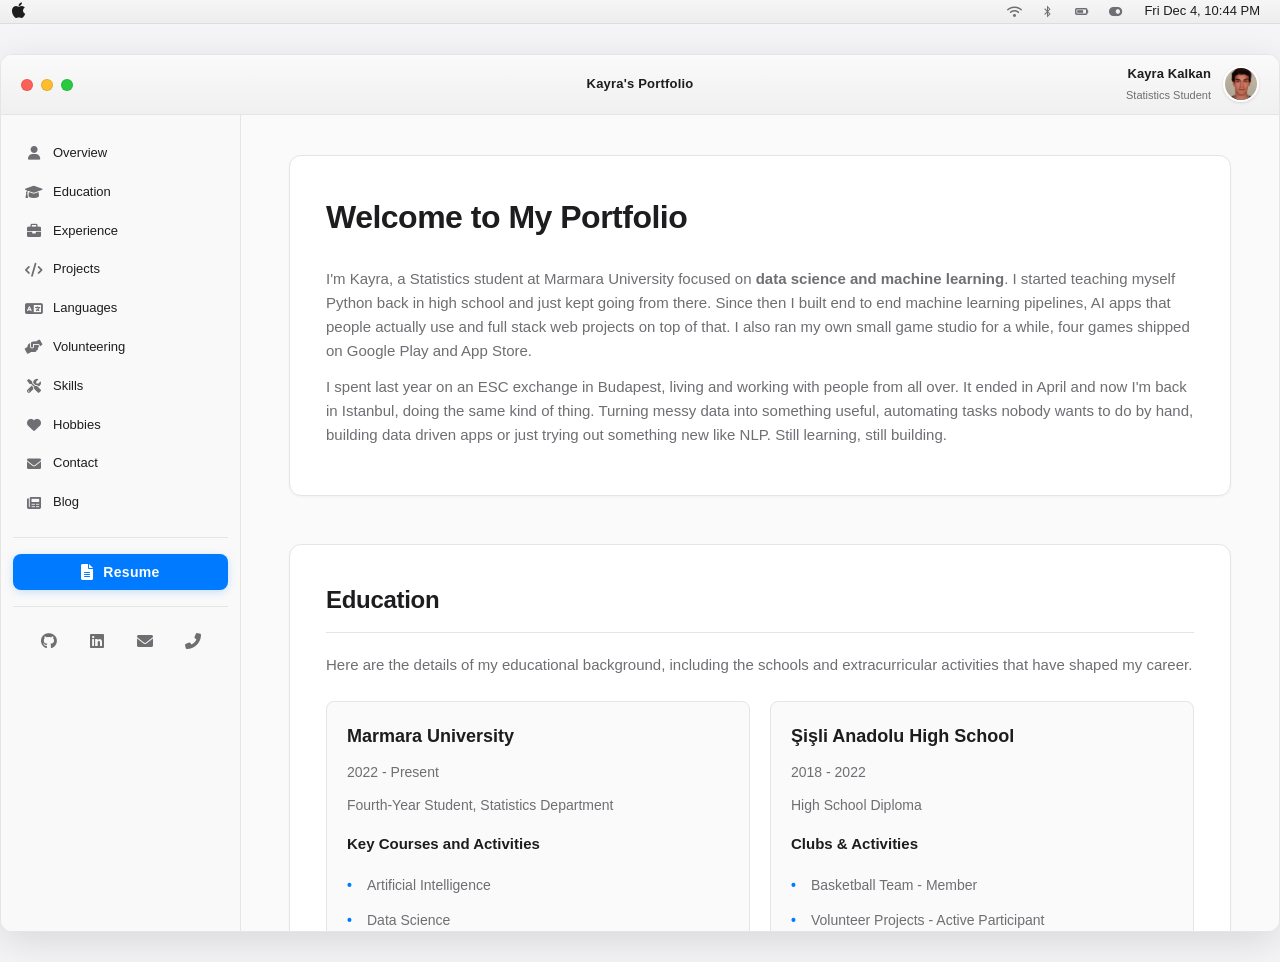
<file: index.html>
<!DOCTYPE html>
<html lang="en">
<head>
    <meta charset="UTF-8">
    <meta name="viewport" content="width=device-width, initial-scale=1.0, maximum-scale=5.0, user-scalable=yes">
    <meta http-equiv="X-UA-Compatible" content="ie=edge">
    <meta name="description" content="Kayra Kalkan's portfolio - Statistics student building machine learning, data science, and AI-driven projects. See my work, experience, and skills.">
    <meta property="og:type" content="website">
    <meta property="og:url" content="https://kayrakalkan.github.io/">
    <meta property="og:title" content="Kayra Kalkan | Portfolio">
    <meta property="og:description" content="Statistics student building machine learning, data science, and AI-driven projects. See my work, experience, and skills.">
    <meta property="og:image" content="https://kayrakalkan.github.io/photo.jpg">
    <meta name="twitter:card" content="summary_large_image">
    <meta name="twitter:title" content="Kayra Kalkan | Portfolio">
    <meta name="twitter:description" content="Statistics student building machine learning, data science, and AI-driven projects. See my work, experience, and skills.">
    <meta name="twitter:image" content="https://kayrakalkan.github.io/photo.jpg">
    <title>Kayra's Portfolio</title>
    <link rel="stylesheet" href="styles.css">
    <link rel="icon" href="assets/code.png" type="image/png">  
    <link rel="apple-touch-icon" sizes="180x180" href="assets/code.png">  
    <link rel="stylesheet" href="https://cdnjs.cloudflare.com/ajax/libs/font-awesome/6.0.0-beta3/css/all.min.css">
    
    <!-- Microsoft Clarity -->
    <script type="text/javascript">
        (function(c,l,a,r,i,t,y){
            c[a]=c[a]||function(){(c[a].q=c[a].q||[]).push(arguments)};
            t=l.createElement(r);t.async=1;t.src="https://www.clarity.ms/tag/"+i;
            y=l.getElementsByTagName(r)[0];y.parentNode.insertBefore(t,y);
        })(window, document, "clarity", "script", "uyf88qroyp");
    </script>
</head>
<body>
    <!-- macOS Menu Bar (Separate from Window) -->
    <div class="macos-menubar-top">
        <div class="menubar-left">
            <div class="apple-logo">
                <i class="fab fa-apple"></i>
            </div>
        </div>
        <div class="menubar-right">
            <div class="menu-icons">
                <div class="menu-icon" title="WiFi">
                    <i class="fas fa-wifi"></i>
                </div>
                <div class="menu-icon" title="Bluetooth">
                    <i class="fab fa-bluetooth-b"></i>
                </div>
                <div class="menu-icon" title="Battery">
                    <i class="fas fa-battery-three-quarters"></i>
                </div>
                <div class="menu-icon control-center-trigger" title="Control Center">
                    <i class="fas fa-toggle-on"></i>
                </div>
            </div>
            <div class="menubar-datetime" id="menubarDateTime">
                <span class="datetime-text">Wed Dec 4  3:45 PM</span>
            </div>
        </div>
    </div>

    <!-- Control Center Dropdown -->
    <div class="control-center-dropdown" id="controlCenterDropdown">
        <div class="control-center-content">
            <div class="control-group">
                <div class="control-item dark-mode-control">
                    <div class="control-icon">
                        <i class="fas fa-moon"></i>
                    </div>
                    <div class="control-label">Dark Mode</div>
                    <label class="toggle-switch">
                        <input type="checkbox" id="darkModeToggle">
                        <span class="toggle-slider"></span>
                    </label>
                </div>
            </div>
            <div class="control-group">
                <div class="control-item airdrop-control">
                    <div class="control-icon">
                        <i class="fas fa-share-alt"></i>
                    </div>
                    <div class="control-label">AirDrop</div>
                    <button class="airdrop-btn" id="airdropBtn">Share</button>
                </div>
            </div>
        </div>
    </div>

    <!-- macOS Window Container -->
    <div class="macos-window">
        <!-- macOS Window Header (Title Bar with Traffic Lights) -->
        <div class="titlebar">
            <div class="traffic-lights">
                <span class="close"></span>
                <span class="minimize"></span>
                <span class="maximize"></span>
            </div>
            <div class="window-title">Kayra's Portfolio</div>
            <div class="titlebar-profile">
                <div class="profile-info">
                    <span class="profile-name">Kayra Kalkan</span>
                    <span class="profile-role">Statistics Student</span>
                </div>
                <div class="profile-avatar">
                    <img src="photo.jpg" alt="Kayra Kalkan">
                </div>
            </div>
        </div>
        <div class="window-content">
            <!-- Sidebar Navigation -->
            <aside class="sidebar">
                <nav>
                    <ul id="nav-links">
                        <li><a href="#overview" class="active">
                            <i class="fas fa-user"></i>
                            <span>Overview</span>
                        </a></li>
                        <li><a href="#education">
                            <i class="fas fa-graduation-cap"></i>
                            <span>Education</span>
                        </a></li>
                        <li><a href="#experience">
                            <i class="fas fa-briefcase"></i>
                            <span>Experience</span>
                        </a></li>
                        <li><a href="#projects">
                            <i class="fas fa-code"></i>
                            <span>Projects</span>
                        </a></li>
                        <li><a href="#languages">
                            <i class="fas fa-language"></i>
                            <span>Languages</span>
                        </a></li>
                        <li><a href="#volunteering">
                            <i class="fas fa-hands-helping"></i>
                            <span>Volunteering</span>
                        </a></li>
                        <li><a href="#skills">
                            <i class="fas fa-tools"></i>
                            <span>Skills</span>
                        </a></li>
                        <li><a href="#hobbies">
                            <i class="fas fa-heart"></i>
                            <span>Hobbies</span>
                        </a></li>
                        <li><a href="#contact">
                            <i class="fas fa-envelope"></i>
                            <span>Contact</span>
                        </a></li>
                        <li><a href="blog.html">
                            <i class="fas fa-newspaper"></i>
                            <span>Blog</span>
                        </a></li>
                    </ul>
                    
                    <div class="sidebar-divider"></div>
                    
                    <div class="resume-container">
                        <button id="openCvModal" class="resume-button">
                            <i class="fas fa-file-alt"></i>
                            <span>Resume</span>
                        </button>
                    </div>
                    
                    <div class="sidebar-divider"></div>
                    
                    <div class="social-icons">
                        <a href="https://github.com/Kayrakalkan" target="_blank" title="GitHub">
                            <i class="fab fa-github"></i>
                        </a>
                        <a href="https://www.linkedin.com/in/kayra-kalkan/?trk=opento_sprofile_goalscard" target="_blank" title="LinkedIn">
                            <i class="fab fa-linkedin"></i>
                        </a>
                        <a href="mailto:kalkankayra@gmail.com" title="Email">
                            <i class="fas fa-envelope"></i>
                        </a>
                        <a href="tel:+905456461027" title="Phone">
                            <i class="fas fa-phone-alt"></i>
                        </a>
                    </div>
            </aside>
            
            <!-- Main Content Area -->
            <main class="main-content">
                <section id="overview" class="content-section">
                    <div class="section-card">
                        <h1>Welcome to My Portfolio</h1>
                        <p>I'm Kayra, a Statistics student at Marmara University focused on <strong>data science and machine learning</strong>. I started teaching myself Python back in high school and just kept going from there. Since then I built end to end machine learning pipelines, AI apps that people actually use and full stack web projects on top of that. I also ran my own small game studio for a while, four games shipped on Google Play and App Store.</p>
                        <p>I spent last year on an ESC exchange in Budapest, living and working with people from all over. It ended in April and now I'm back in Istanbul, doing the same kind of thing. Turning messy data into something useful, automating tasks nobody wants to do by hand, building data driven apps or just trying out something new like NLP. Still learning, still building.</p>
                    </div>
                </section>

                <section id="education" class="content-section">
                    <div class="section-card">
                        <h2>Education</h2>
                        <p class="section-description">Here are the details of my educational background, including the schools and extracurricular activities that have shaped my career.</p>
                        <div class="education-container">
                            <div class="education-box card clickable-card" data-link="https://www.marmara.edu.tr/en">
                                <h3><a href="https://www.marmara.edu.tr/en" target="_blank">Marmara University</a></h3>
                                <p class="date">2022 - Present</p>
                                <p class="role">Fourth-Year Student, Statistics Department</p>
                                <h4>Key Courses and Activities</h4>
                                <ul>
                                    <li>Artificial Intelligence</li>
                                    <li>Data Science</li>
                                    <li>Machine Learning with Python</li>
                                    <li>R Programming</li>
                                </ul>
                            </div>
                            <div class="education-box card clickable-card" data-link="https://sislianadolu.meb.k12.tr/tema/index.php">
                                <h3><a href="https://sislianadolu.meb.k12.tr/tema/index.php" target="_blank">Şişli Anadolu High School</a></h3>
                                <p class="date">2018 - 2022</p>
                                <p class="role">High School Diploma</p>
                                <h4>Clubs & Activities</h4>
                                <ul>
                                    <li>Basketball Team - Member</li>
                                    <li>Volunteer Projects - Active Participant</li>
                                </ul>
                            </div>
                        </div>
                    </div>
                </section>

                <section id="experience" class="content-section">
                    <div class="section-card">
                        <h2>Experience</h2>
                        <p class="section-description">My professional work experience in technology, AI, and Data Science.</p>
                        <div class="experiment-container">
                            <div class="experiment-box card clickable-card" data-link="https://softtech.com.tr">
                                <h3><a href="https://softtech.com.tr" target="_blank">Softtech - AI Developer Intern</a></h3>
                                <p>Built and compared a few ways to recommend books: item-based, user-based, and content-based filtering, plus a plain popularity baseline to check the others against. Content-based filtering (matching books by category, blended with a popularity score) won on the metrics that mattered most, so that's what went into production. Built the full app around it too, with a React frontend and a FastAPI backend. Later added a RAG based chat feature, where Gemini calls real search and wishlist tools to answer book requests in plain language.</p>
                                <div class="skills">
                                    <span class="skill-tag python">Python</span>
                                    <span class="skill-tag ml">Scikit-learn</span>
                                    <span class="skill-tag pandas">Pandas</span>
                                    <span class="skill-tag gemini">Gemini AI</span>
                                    <span class="skill-tag react">React</span>
                                </div>
                                <p class="date">June 2026 - July 2026</p>
                            </div>
                            <div class="experiment-box card clickable-card" data-link="https://metariom.com/en/home/">
                                <h3><a href="https://metariom.com/en/home/" target="_blank">Metariom Soft - VR Game Developer</a></h3>
                                <p>Worked on VR projects using Unreal Engine at an international game studio. Built interactive VR experiences with a team spread across different time zones. Worked on 3D environments and physics based interactions, and made sure everything ran smoothly in VR. Split my time between remote work and the office, which taught me how to manage my own schedule and stay in close contact with the team.</p>
                                <div class="skills">
                                    <span class="skill-tag unrealengine">Unreal Engine</span>
                                    <span class="skill-tag vr">VR</span>
                                </div>
                                <p class="date">May 2024 - November 2024</p>
                            </div>
                            <div class="experiment-box card clickable-card" data-link="https://marungpt.com">
                                <h3><a href="https://marungpt.com" target="_blank">MarunGPT: AI-Powered University Assistance System</a></h3>
                                <p>Built an AI chatbot that helps students find answers to university questions. It uses NLP to pull the key terms out of a question, then uses Elasticsearch to search official university documents for the right ones. The OpenAI API then writes a clear answer based on what it found. The chatbot is live and gets used by real students every day.</p>
                                <div class="skills">
                                    <span class="skill-tag python">Python</span>
                                    <span class="skill-tag elasticsearch">Elasticsearch</span>
                                    <span class="skill-tag openai">OpenAI</span>
                                </div>
                                <p class="date">January 2024 - Present</p>
                            </div>
                            <div class="experiment-box card">
                                <h3>Cocrm Internship - Data Mining</h3>
                                <p>Analyzed large datasets with thousands of records to find patterns and calculate performance numbers. Used Python, Pandas, and NumPy to clean and process the data. Built automated pipelines that turned raw data into useful business insights, then put together reports for the team. Got a lot of practice cleaning up messy, real world data.</p>
                                <div class="skills">
                                    <span class="skill-tag python">Python</span>
                                    <span class="skill-tag datascience">Data Analysis</span>
                                </div>
                                <p class="date">September 2024 - November 2024</p>
                            </div>
                            <div class="experiment-box card">
                                <h3>Shield Games Soft</h3>
                                <p>Started and ran my own small game studio. Designed, built, and published four mobile games on Google Play and the App Store, handling everything from the idea to testing to release. Used Unity and Unreal Engine, and learned about mobile optimization, UX design, and how to market an app. Running the whole thing myself taught me project management, hitting deadlines, and improving games based on user feedback.</p>
                                <div class="skills">
                                    <span class="skill-tag unrealengine">Unreal Engine</span>
                                    <span class="skill-tag unity">Unity</span>
                                </div>
                                <p class="date">June 2021 - July 2022</p>
                            </div>
                        </div>
                    </div>
                                </section>
                
                <section id="projects" class="content-section">
                    <div class="section-card">
                        <h2>Projects</h2>
                        <p class="section-description">A mix of personal and work projects that show what I can build with machine learning, web development, automation, and data engineering. Each one is something real I built to solve an actual problem.</p>
                        <div class="project-container">
                            <!-- Top Priority Projects -->
                            <div class="project-box card" data-project="book-recommender" data-github="https://github.com/Kayrakalkan/softtech_internship" data-live="https://softtech-internship.vercel.app">
                                <h3>Book Recommendation System - Softtech</h3>
                                <p>Built and tested four ways to recommend books: item-based, user-based, and content-based filtering, plus a plain popularity baseline to sanity check the others. Compared them on precision, recall, RMSE and MAE across thousands of users. Content-based filtering (matching books by category, blended with a popularity score) won on the metrics that mattered most for personalized discovery, so that's the one that shipped. Also built a RAG based chat feature on top: Gemini reads what a user asks for in plain language and calls real tools to search the catalog and add books to their wishlist. Full app built with a React frontend and a FastAPI backend.</p>
                                <div class="skills">
                                    <span class="skill-tag python">Python</span>
                                    <span class="skill-tag ml">Scikit-learn</span>
                                    <span class="skill-tag pandas">Pandas</span>
                                    <span class="skill-tag gemini">Gemini AI</span>
                                    <span class="skill-tag react">React</span>
                                </div>
                                <p class="date">June 2026 - July 2026</p>
                            </div>

                            <div class="project-box card" data-project="tennis-prediction" data-github="https://github.com/Kayrakalkan/ml_tennis_matchs_predict">
                                <h3>Tennis Match Prediction ML</h3>
                                <p>Built a machine learning pipeline that predicts ATP tennis match results using historical match data. Created features like Elo ratings, head to head stats, surface specialization, and recent form. Tried a few models, including Logistic Regression, Random Forest, and XGBoost, and compared the results. The final model hit 72.9% accuracy, which showed that good feature engineering can matter more than a fancy model. Used Pandas for the data work and Scikit-learn to train and test the models.</p>
                                <div class="skills">
                                    <span class="skill-tag python">Python</span>
                                    <span class="skill-tag pandas">Pandas</span>
                                    <span class="skill-tag ml">Scikit-learn</span>
                                    <span class="skill-tag xgboost">XGBoost</span>
                                </div>
                                <p class="date">August 2025</p>
                            </div>

                            <div class="project-box card" data-project="clothesfinder" data-github="https://github.com/Kayrakalkan">
                                <h3>Clothes Finder - AI Fashion Search</h3>
                                <p>Built an AI powered search engine for clothes. Instead of filters, users type what they want in plain Turkish or English, like "short white basic t-shirt, not oversized." Gemini reads the request and turns it into structured filters, then a vector database (Qdrant) matches it against text and image embeddings of real scraped Zara products. A ranking system scores each result on fit, style, and similarity, and Gemini writes a short "why this fits you" note for each one. Built the scraper, the data pipeline, and the FastAPI search backend myself.</p>
                                <div class="skills">
                                    <span class="skill-tag python">Python</span>
                                    <span class="skill-tag fastapi">FastAPI</span>
                                    <span class="skill-tag gemini">Gemini AI</span>
                                    <span class="skill-tag qdrant">Qdrant</span>
                                    <span class="skill-tag postgresql">PostgreSQL</span>
                                </div>
                                <p class="date">June 2026 - July 2026</p>
                            </div>

                            <div class="project-box card" data-project="ai-lyrics" data-github="https://github.com/Kayrakalkan">
                                <h3>AI-based Fine-Tuning Song Lyrics Translation</h3>
                                <p>Fine tuned a language model to translate song lyrics while keeping the emotional meaning and cultural feel intact. Built training data from real human translated lyrics and used it to improve the model's output. Also built a simple search interface where you can look up a song and get an AI translation that still feels right. Learned a lot about preparing data, fine tuning models, and checking translation quality.</p>
                                <div class="skills">
                                    <span class="skill-tag python">Python</span>
                                    <span class="skill-tag ml">Machine Learning</span>
                                </div>
                                <p class="date">April 2024</p>
                            </div>

                            <div class="project-box card" data-project="rkt-chatbot" data-github="https://github.com/Kayrakalkan/llm-agent-memory-rag-roketsan">
                                <h3>RKT ChatBot - Agentic RAG Assistant</h3>
                                <p>Built an agentic chatbot during a Gemini LLM workshop with Roketsan. It doesn't just search one document, it decides on its own whether a question needs the technical manual or a general answer, then picks the right tool for it. Uses FAISS for vector search over a military standard document and LangGraph to remember the conversation. Also built a full web UI with login, per-user usage limits, and a document viewer, then deployed it.</p>
                                <div class="skills">
                                    <span class="skill-tag python">Python</span>
                                    <span class="skill-tag gemini">Gemini AI</span>
                                    <span class="skill-tag langchain">LangChain</span>
                                    <span class="skill-tag faiss">FAISS</span>
                                    <span class="skill-tag fastapi">FastAPI</span>
                                </div>
                                <p class="date">August 2026</p>
                            </div>

                            <div class="project-box card" data-project="simulationrobot" data-github="https://github.com/Kayrakalkan/robot_simulation">
                                <h3>Robot Navigation Simulator (SLAM)</h3>
                                <p>Built a robot navigation simulator from scratch to learn SLAM and path planning by actually building them. A simulated robot uses ray cast LIDAR to scan a room it doesn't know yet, builds an occupancy grid map from what it finds, and picks where to explore next using frontier based exploration. Once the room is mapped, it can save the map, reload it later, and navigate straight to any point I click using A* path planning with path smoothing. Built the simulation in Python with Pygame, plus a FastAPI web server and an Angular dashboard to watch it from the browser. Covered with a real pytest test suite across the planning, mapping, and sensor code.</p>
                                <div class="skills">
                                    <span class="skill-tag python">Python</span>
                                    <span class="skill-tag numpy">NumPy</span>
                                    <span class="skill-tag fastapi">FastAPI</span>
                                    <span class="skill-tag angular">Angular</span>
                                </div>
                                <p class="date">July 2026</p>
                            </div>

                            <div class="project-box card" data-project="worldcup-ai" data-github="https://github.com/Kayrakalkan/worldcup_ai_predictions">
                                <h3>World Cup AI Match Analysis</h3>
                                <p>Built a web app that gives AI generated match previews and score predictions for World Cup games. Match schedules come in automatically from a sports API, then Google Gemini searches the web for team form, injuries, and head to head stats to write a full match analysis. Results are saved in Supabase so the site loads instantly for visitors, with no live API calls needed. Built to run on free hosting only, so the AI analysis runs one match at a time to stay inside Vercel's serverless limits.</p>
                                <div class="skills">
                                    <span class="skill-tag python">Python</span>
                                    <span class="skill-tag flask">Flask</span>
                                    <span class="skill-tag gemini">Gemini AI</span>
                                    <span class="skill-tag supabase">Supabase</span>
                                    <span class="skill-tag vercel">Vercel</span>
                                </div>
                                <p class="date">June 2026</p>
                            </div>

                            <div class="project-box card" data-project="wekisstennis" data-github="https://github.com/Kayrakalkan/wekisstennis" data-live="https://wekisstennis.vercel.app">
                                <h3>WeKissTennis - Tennis Prediction App</h3>
                                <p>Built a room based prediction game for Wimbledon. Users create or join a room with friends, predict match winners and exact set scores, and make a pre tournament top 5 "podium" pick. Scores update automatically through a scheduled job that checks live results and updates the leaderboard, both inside each room and on a global top 10. Built with React and Supabase, with English and Turkish language support.</p>
                                <div class="skills">
                                    <span class="skill-tag react">React</span>
                                    <span class="skill-tag typescript">TypeScript</span>
                                    <span class="skill-tag tailwind">Tailwind</span>
                                    <span class="skill-tag supabase">Supabase</span>
                                    <span class="skill-tag vercel">Vercel</span>
                                </div>
                                <p class="date">June 2026 - Present</p>
                            </div>

                            <div class="project-box card" data-project="flights-tracker" data-github="https://github.com/Kayrakalkan">
                                <h3>Flights Vacation Tracker — AI-Based</h3>
                                <p>Built a Python tool that scrapes flight booking sites to find the best travel routes between two countries, checking a flexible range of dates. It compares prices from different departure cities to one or more destinations. Also added an AI itinerary generator with the OpenAI API that suggests 3 to 5 day multi city trips and ranks them by total cost. Built with Playwright for the browser automation, Pandas for the data, and SQLite to store results. Still testing it out for my own trip planning.</p>
                                <div class="skills">
                                    <span class="skill-tag python">Python</span>
                                    <span class="skill-tag playwright">Playwright</span>
                                    <span class="skill-tag pandas">Pandas</span>
                                    <span class="skill-tag ai">OpenAI</span>
                                    <span class="skill-tag sqlite">SQLite</span>
                                </div>
                                <p class="date">Ongoing tests — 2025</p>
                            </div>

                            <div class="project-box card" data-project="cocrm" data-github="https://github.com/Kayrakalkan">
                                <h3>CoCrm Data Mining Project</h3>
                                <p>Built a web scraping pipeline that pulled contact info like emails and phone numbers from 25,000 company websites. Used proxy rotation and request throttling so the large scale scraping stayed reliable. Used BeautifulSoup and custom crawlers to handle all the different HTML layouts. Cleaned and processed everything with Pandas and NumPy, then exported it for CRM use. Learned a lot about handling messy real world data and edge cases in web scraping.</p>
                                <div class="skills">
                                    <span class="skill-tag crawling">Crawling</span>
                                    <span class="skill-tag numpy">Numpy</span>
                                    <span class="skill-tag pandas">Pandas</span>
                                </div>
                                <p class="date">September 2024</p>
                            </div>

                            <!-- Additional Projects -->
                            <div class="project-box card" data-project="sportcenter" data-github="https://github.com/Kayrakalkan/sportcenter_reservaiton_webapp">
                                <h3>Sport Center Reservation WebApp</h3>
                                <p>Built a full stack web app for booking university sports facilities. Faculty can reserve weekly training slots through a calendar, and admins can manage the whole schedule and user list. Added role based access so users and admins see different permissions. Frontend is Angular 19 with real time slot checking and a responsive layout. Backend is ASP.NET Core 9 Web API with Entity Framework. Also handles conflict prevention and one hour booking rules.</p>
                                <div class="skills">
                                    <span class="skill-tag angular">Angular 19</span>
                                    <span class="skill-tag dotnet">ASP.NET Core 9</span>
                                    <span class="skill-tag ef">Entity Framework</span>
                                    <span class="skill-tag postgresql">PostgreSQL</span>
                                </div>
                                <p class="date">March 2025</p>
                            </div>
                            
                            <div class="project-box card" data-project="vacation-countdown" data-github="https://github.com/Kayrakalkan/vacation-countdown">
                                <h3>Vacation Countdown & Planner App</h3>
                                <p>Made a simple web app for tracking upcoming vacations, with daily reminders sent by SMS or WhatsApp. Users can add and edit trips, add notes, and see everything in one place. Backend is Flask with a REST API and SQLite for storage. Used the Twilio API to send the scheduled reminders. Mobile friendly, built for quick personal trip planning.</p>
                                <div class="skills">
                                    <span class="skill-tag python">Python</span>
                                    <span class="skill-tag flask">Flask</span>
                                    <span class="skill-tag sqlite">SQLite</span>
                                    <span class="skill-tag twilio">Twilio API</span>
                                </div>
                                <p class="date">November 2025</p>
                            </div>
                            
                            <div class="project-box card" data-project="visa-checker" data-github="https://github.com/Kayrakalkan/visa_application">
                                <h3>Visa Appointment Checker</h3>
                                <p>Built a Python tool that checks visa appointment slots on embassy websites and sends an SMS the moment one opens up. Uses Playwright to check availability at set intervals. Added error handling, retries, and session management so it can run reliably for a long time. Twilio sends the SMS alerts. Built mainly to learn web automation and async programming with AsyncIO.</p>
                                <div class="skills">
                                    <span class="skill-tag python">Python</span>
                                    <span class="skill-tag playwright">Playwright</span>
                                    <span class="skill-tag twilio">Twilio</span>
                                    <span class="skill-tag asyncio">AsyncIO</span>
                                </div>
                                <p class="date">June 2025</p>
                            </div>
                            
                            <div class="project-box card" data-project="tesla-monitor" data-github="https://github.com/Kayrakalkan/tesla_bot">
                                <h3>Tesla Stock Monitor Bot</h3>
                                <p>Built a bot that tracks Tesla Turkey's vehicle inventory and sends an SMS when a specific model becomes available. Uses Playwright to handle the site's dynamic pages and pop ups. Put it in Docker and ran it on a schedule with cron jobs. Twilio handles the SMS alerts. A good hands on project for automation and real time monitoring.</p>
                                <div class="skills">
                                    <span class="skill-tag python">Python</span>
                                    <span class="skill-tag playwright">Playwright</span>
                                    <span class="skill-tag twilio">Twilio</span>
                                    <span class="skill-tag docker">Docker</span>
                                </div>
                                <p class="date">May 2025</p>
                            </div>
                            
                            <div class="project-box card" data-project="zara" data-github="https://github.com/Kayrakalkan">
                                <h3>Zara Stock App</h3>
                                <p>Built a tool that watches Zara product pages and adds an item to your cart automatically once it's back in stock. Uses session cookies to stay logged in and keeps checking stock for items on a personal watchlist. Sends an email once something gets added to the cart. Good practice with HTTP requests, cookies, scraping, and building automation that saves real time.</p>
                                <div class="skills">
                                    <span class="skill-tag python">Python</span>
                                    <span class="skill-tag crawling">Crawling</span>
                                </div>
                                <p class="date">November 2023</p>
                            </div>
                            <div class="project-box card" data-project="travel-app" data-github="https://github.com/Kayrakalkan">
                                <h3>Swift Travel App</h3>
                                <p>Built an iOS app where users can share travel experiences and find new places to visit. You can upload photos of places you've been, write reviews, and mark them on an interactive map. Built with Swift and Firebase for login, the database, and file storage. My first mobile app project, and it taught me the basics of iOS development, UI design, and working with maps and location APIs.</p>
                                <div class="skills">
                                    <span class="skill-tag swift">Swift</span>
                                    <span class="skill-tag firebase">Firebase</span>
                                </div>
                                <p class="date">June 2020</p>
                            </div>
                            <div class="project-box card" data-project="tennis-app" data-github="https://github.com/Kayrakalkan">
                                <h3>Apple Watch Tennis Counter App</h3>
                                <p>Built a watchOS app for tennis players to keep score right from their wrist. You can log games, sets, and points with a simple tap while playing. Built with Swift and WatchKit, designed for the small Apple Watch screen. My first time building for a wearable, and it taught me how to design simple UI for a tiny screen.</p>
                                <div class="skills">
                                    <span class="skill-tag swift">Swift</span>
                                </div>
                                <p class="date">October 2021</p>
                            </div>
                            <div class="project-box card" data-project="fullstack" data-github="https://github.com/Kayrakalkan">
                                <h3>Business Website - Full Stack</h3>
                                <p>Built a company management system with inventory tracking, product CRUD, and role based permissions. Backend is C# ASP.NET with a REST API and MySQL database. Built separate dashboards for sales, admin, and regular users, each with the right access level. Frontend is Angular with a responsive layout. Tested and documented the APIs with Postman. A solid full stack project covering database design, API work, and connecting frontend to backend.</p>
                                <div class="skills">
                                    <span class="skill-tag csharp">C#</span>
                                    <span class="skill-tag mysql">MySQL</span>
                                    <span class="skill-tag angular">Angular</span>
                                </div>
                                <p class="date">April 2020</p>
                            </div>
                            <div class="project-box card" data-project="fefstats" data-github="https://github.com/Kayrakalkan/fefstats" data-live="https://fefstats.vercel.app">
                                <h3>FEF Stats - Basketball Analytics Dashboard</h3>
                                <p>Built a stats dashboard for my faculty basketball team. Pulls game and season data from the league's API through a GraphQL client, then computes advanced stats the official app doesn't show, like True Shooting % and Effective FG%. An admin panel lets the team refresh the data with one tap. Runs on Vercel with Python serverless functions, and has a real pytest test suite behind it.</p>
                                <div class="skills">
                                    <span class="skill-tag python">Python</span>
                                    <span class="skill-tag vercel">Vercel</span>
                                </div>
                                <p class="date">Ongoing — 2026</p>
                            </div>
                            <div class="project-box card" data-project="games" data-github="https://github.com/Kayrakalkan">
                                <h3>Game Projects</h3>
                                <p>Designed and built several mobile games in high school using Unity and Unreal Engine, and published them on Google Play and the App Store. Handled the whole process myself: game design, assets, testing, and store submission. Learned about production vs testing builds, app store optimization, and basic mobile marketing. These projects taught me how to learn new things on my own and solve problems creatively.</p>
                                <div class="skills">
                                    <span class="skill-tag unrealengine">Unreal Engine</span>
                                    <span class="skill-tag unity">Unity</span>
                                </div>
                                <p class="date">June 2021</p>
                            </div>
                        </div>
                    </div>
                </section>
                
                <section id="languages" class="content-section">
                    <div class="section-card">
                        <h2>Languages</h2>
                        <ul class="info-list">
                            <li><strong>English:</strong> Upper intermediate - B2</li>
                            <li><strong>Turkish:</strong> Native language</li>
                        </ul>
                    </div>
                </section>
                
                <!-- Volunteering Section -->
                <section id="volunteering" class="content-section">
                    <div class="section-card">
                        <h2>Volunteering</h2>
                        <p class="section-description">Community engagement and volunteer experiences</p>
                        
                        <div class="volunteering-container">
                            <!-- BAGázs Budapest - Most Recent -->
                            <div class="volunteering-box card clickable-card" data-link="https://bagazs.org/?lang=en">
                                <h3><a href="https://bagazs.org/?lang=en" target="_blank">BAGázs – Step In, Step Out of Comfort Zone</a></h3>
                                <p class="date">September 2025 - April 2026</p>
                                <p class="location">Budapest, Hungary</p>
                                <h4>Activities</h4>
                                <ul>
                                    <li>ESC volunteer program focused on personal and professional development</li>
                                    <li>Working with local communities while developing cross cultural communication skills</li>
                                    <li>Adapting to new environments and taking on responsibilities outside my field of study</li>
                                    <li>Living independently abroad and building international professional network</li>
                                </ul>
                                <h4>Skills Gained</h4>
                                <div class="skills">
                                    <span class="skill-tag">Cross-Cultural Communication</span>
                                    <span class="skill-tag">Adaptability</span>
                                    <span class="skill-tag">Independence</span>
                                    <span class="skill-tag">Cultural Awareness</span>
                                    <span class="skill-tag">Collaboration</span>
                                </div>
                            </div>
                            
                            <!-- ESN Marmara -->
                            <div class="volunteering-box card clickable-card" data-link="https://marmara.esnturkey.org">
                                <h3><a href="https://marmara.esnturkey.org" target="_blank">ESN Marmara</a></h3>
                                <p class="date">2024 - Present</p>
                                <p class="location">Istanbul, Turkey</p>
                                <h4>Activities</h4>
                                <ul>
                                    <li>Active volunteer organizing social and cultural events for exchange students</li>
                                    <li>Coordinating logistics and communication for international student activities</li>
                                    <li>Mentoring incoming students and helping them adapt to university life</li>
                                    <li>Collaborating with team members on event planning and execution</li>
                                </ul>
                                <h4>Skills Gained</h4>
                                <div class="skills">
                                    <span class="skill-tag">Event Coordination</span>
                                    <span class="skill-tag">Teamwork</span>
                                    <span class="skill-tag">Intercultural Communication</span>
                                    <span class="skill-tag">Student Support</span>
                                </div>
                            </div>
                        </div>
                    </div>
                </section>
            
                <section id="skills" class="content-section">
                    <div class="section-card">
                        <h2>Skills</h2>
                        <p class="section-description">Technical and soft skills acquired throughout my career</p>
                        <div class="skills-simple-grid">
                            <div class="skill-group-simple">
                                <h4>Programming Languages</h4>
                                <div class="skill-items">
                                    <span class="skill-tag python">Python</span>
                                    <span class="skill-tag javascript">JavaScript</span>
                                    <span class="skill-tag r">R</span>
                                    <span class="skill-tag swift">Swift</span>
                                    <span class="skill-tag csharp">C#</span>
                                </div>
                            </div>
                            
                            <div class="skill-group-simple">
                                <h4>Web Development</h4>
                                <div class="skill-items">
                                    <span class="skill-tag angular">Angular 19</span>
                                    <span class="skill-tag flask">Flask</span>
                                    <span class="skill-tag dotnet">ASP.NET Core 9</span>
                                </div>
                            </div>
                            
                            <div class="skill-group-simple">
                                <h4>Data & Machine Learning</h4>
                                <div class="skill-items">
                                    <span class="skill-tag ml">Machine Learning</span>
                                    <span class="skill-tag pandas">Pandas</span>
                                    <span class="skill-tag numpy">NumPy</span>
                                    <span class="skill-tag xgboost">XGBoost</span>
                                    <span class="skill-tag ai">Scikit-learn</span>
                                    <span class="skill-tag tensorflow">TensorFlow</span>
                                    <span class="skill-tag nlp">NLP</span>
                                    <span class="skill-tag datavis">Data Visualization</span>
                                </div>
                            </div>
                            
                            <div class="skill-group-simple">
                                <h4>Databases & ORM</h4>
                                <div class="skill-items">
                                    <span class="skill-tag postgresql">PostgreSQL</span>
                                    <span class="skill-tag sqlite">SQLite</span>
                                    <span class="skill-tag mysql">MySQL</span>
                                    <span class="skill-tag ef">Entity Framework</span>
                                    <span class="skill-tag elasticsearch">Elasticsearch</span>
                                </div>
                            </div>
                            
                            <div class="skill-group-simple">
                                <h4>Automation & DevOps</h4>
                                <div class="skill-items">
                                    <span class="skill-tag playwright">Playwright</span>
                                    <span class="skill-tag twilio">Twilio</span>
                                    <span class="skill-tag asyncio">AsyncIO</span>
                                    <span class="skill-tag docker">Docker</span>
                                </div>
                            </div>
                            
                            <div class="skill-group-simple">
                                <h4>AI Tools & Analytics</h4>
                                <div class="skill-items">
                                    <span class="skill-tag openai">OpenAI</span>
                                    <span class="skill-tag excel">Excel</span>
                                    <span class="skill-tag powerbi">Power BI</span>
                                    <span class="skill-tag tableau">Tableau</span>
                                </div>
                            </div>
                            
                            <div class="skill-group-simple">
                                <h4>Game Development</h4>
                                <div class="skill-items">
                                    <span class="skill-tag unity">Unity</span>
                                    <span class="skill-tag unrealengine">Unreal Engine</span>
                                    <span class="skill-tag vr">VR Development</span>
                                </div>
                            </div>
                            
                            <div class="skill-group-simple">
                                <h4>Soft Skills</h4>
                                <div class="skill-items">
                                    <span class="skill-tag communication">Communication</span>
                                    <span class="skill-tag problemsolving">Problem-Solving</span>
                                    <span class="skill-tag teamwork">Team Collaboration</span>
                                    <span class="skill-tag adaptability">Adaptability</span>
                                </div>
                            </div>
                        </div>
                    </div>
                </section>
                
                <section id="hobbies" class="content-section">
                    <div class="section-card">
                        <h2>Hobbies</h2>
                        <p class="section-description">I enjoy a variety of hobbies that help me stay balanced and inspired, such as:</p>
                        <div class="hobbies-grid">
                            <div class="hobby-item">
                                <i class="fas fa-basketball-ball"></i>
                                <h4>Basketball</h4>
                                <p>Faculty Team Player</p>
                            </div>
                            <div class="hobby-item">
                                <i class="fas fa-laptop-code"></i>
                                <h4>Technology</h4>
                                <p>Exploring New Tech</p>
                            </div>
                            <div class="hobby-item">
                                <i class="fas fa-futbol"></i>
                                <h4>Football</h4>
                                <p>Recreational Play</p>
                            </div>
                            <div class="hobby-item">
                                <i class="fas fa-baseball-ball"></i>
                                <h4>Tennis</h4>
                                <p>Court Tennis Player</p>
                            </div>
                            <div class="hobby-item">
                                <i class="fas fa-plane"></i>
                                <h4>Travel</h4>
                                <p>Exploring Cultures</p>
                            </div>
                            <div class="hobby-item">
                                <i class="fas fa-chess"></i>
                                <h4>Chess</h4>
                                <p>Strategic Thinking</p>
                            </div>
                        </div>
                    </div>
                </section>
                
                <section id="contact" class="content-section">
                    <div class="section-card">
                        <h2>Contact</h2>
                        <p class="section-description">Feel free to reach out to me through any of the following channels:</p>
                        <div class="contact-grid">
                            <a href="mailto:kalkankayra@gmail.com" class="contact-card">
                                <i class="fas fa-envelope"></i>
                                <h4>Email</h4>
                                <p>kalkankayra@gmail.com</p>
                            </a>
                            <a href="tel:+905456461027" class="contact-card">
                                <i class="fas fa-phone-alt"></i>
                                <h4>Phone</h4>
                                <p>+90 545 646 1027</p>
                            </a>
                            <a href="https://github.com/Kayrakalkan" target="_blank" class="contact-card">
                                <i class="fab fa-github"></i>
                                <h4>GitHub</h4>
                                <p>@Kayrakalkan</p>
                            </a>
                            <a href="https://www.linkedin.com/in/kayra-kalkan/?trk=opento_sprofile_goalscard" target="_blank" class="contact-card">
                                <i class="fab fa-linkedin"></i>
                                <h4>LinkedIn</h4>
                                <p>Kayra Kalkan</p>
                            </a>
                        </div>
                    </div>
                </section>
            </main>
        </div>
    </div>
    
    <!-- CV Viewer Modal -->
    <div id="cvModal" class="modal cv-modal">
        <div class="modal-content cv-modal-content">
            <div class="modal-header">
                <h3>My Resume</h3>
                <div class="cv-modal-actions">
                    <a href="cv.pdf" download class="modal-btn download-btn">
                        <i class="fas fa-download"></i>
                        Download PDF
                    </a>
                    <button class="modal-close" id="closeCvModal">&times;</button>
                </div>
            </div>
            <div class="modal-body cv-viewer-body">
                <iframe id="cvIframe" src="" frameborder="0" allowfullscreen></iframe>
                <div id="cvLoading" class="cv-loading">
                    <div class="loading-spinner"></div>
                    <p>Loading PDF...</p>
                </div>
            </div>
        </div>
    </div>

    <!-- Project Detail Modal -->
    <div id="projectModal" class="modal">
        <div class="modal-content">
            <div class="modal-header">
                <h3 id="modalTitle"></h3>
                <button class="modal-close">&times;</button>
            </div>
            <div class="modal-body">
                <p id="modalDescription"></p>
                <div id="modalSkills" class="modal-tech-tags"></div>
                <div class="modal-actions">
                    <button class="modal-btn primary" id="modalLiveLink">
                        <i class="fas fa-arrow-up-right-from-square"></i>
                        Live Demo
                    </button>
                    <button class="modal-btn github-btn" id="modalGithubLink">
                        <i class="fab fa-github"></i>
                        View on GitHub
                    </button>
                    <button class="modal-btn secondary" id="modalClose">Close</button>
                </div>
            </div>
        </div>
    </div>
    
    <script src="script.js"></script>
</body>
</html>
</file>
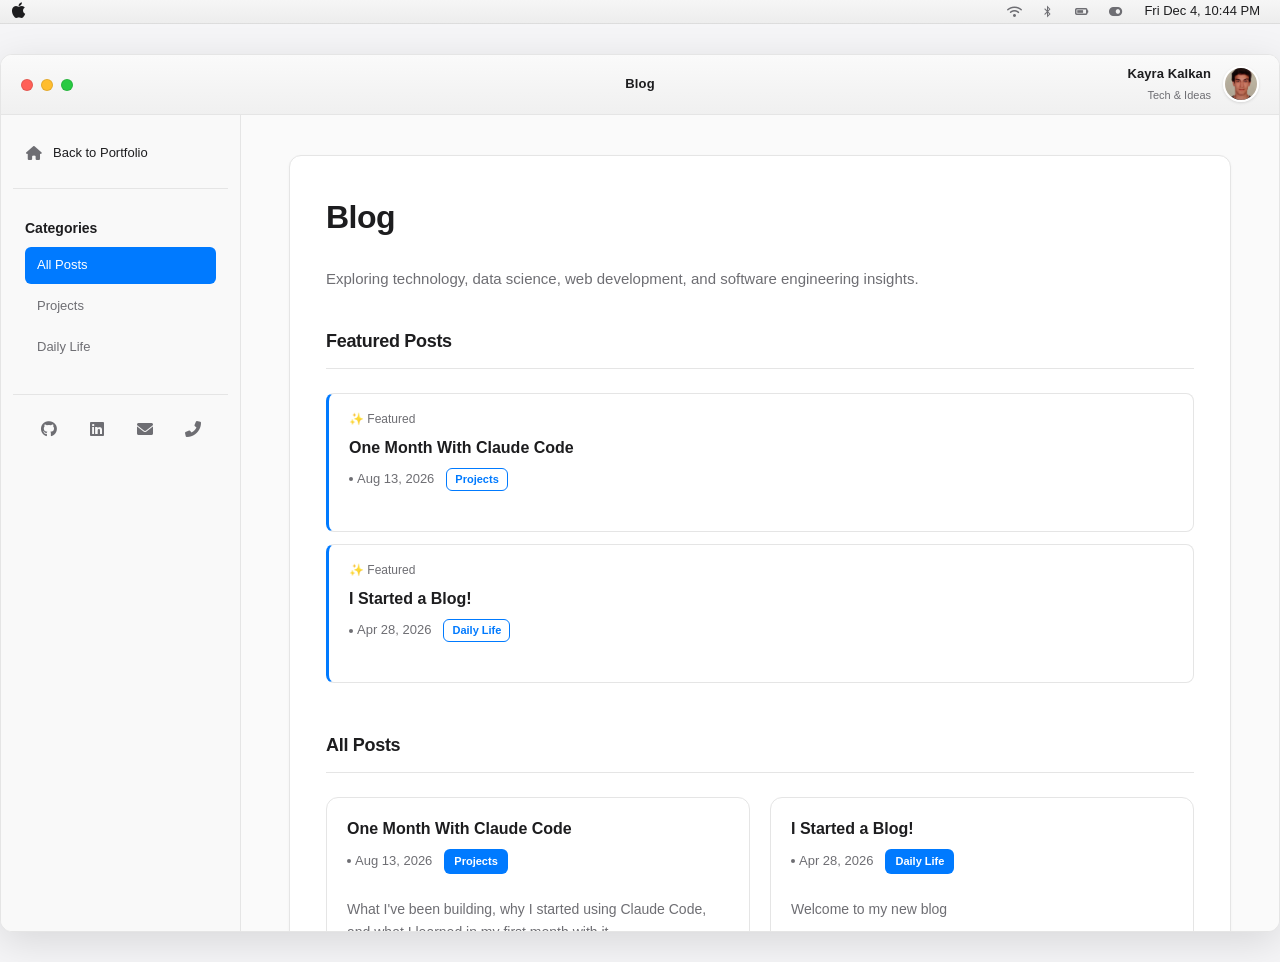
<file: blog.html>
<!DOCTYPE html>
<html lang="en">
<head>
    <meta charset="UTF-8">
    <meta name="viewport" content="width=device-width, initial-scale=1.0, maximum-scale=5.0, user-scalable=yes">
    <meta http-equiv="X-UA-Compatible" content="ie=edge">
    <meta name="description" content="Kayra Kalkan's blog - notes on technology, data science, and software development.">
    <meta property="og:type" content="website">
    <meta property="og:url" content="https://kayrakalkan.github.io/blog.html">
    <meta property="og:title" content="Blog | Kayra Kalkan">
    <meta property="og:description" content="Notes on technology, data science, and software development.">
    <meta property="og:image" content="https://kayrakalkan.github.io/photo.jpg">
    <meta name="twitter:card" content="summary_large_image">
    <meta name="twitter:title" content="Blog | Kayra Kalkan">
    <meta name="twitter:description" content="Notes on technology, data science, and software development.">
    <meta name="twitter:image" content="https://kayrakalkan.github.io/photo.jpg">
    <title>Blog - Kayra's Portfolio</title>
    <link rel="stylesheet" href="styles.css">
    <link rel="icon" href="assets/code.png" type="image/png">
    <link rel="apple-touch-icon" sizes="180x180" href="assets/code.png">
    <link rel="stylesheet" href="https://cdnjs.cloudflare.com/ajax/libs/font-awesome/6.0.0-beta3/css/all.min.css">

    <!-- Microsoft Clarity -->
    <script type="text/javascript">
        (function(c,l,a,r,i,t,y){
            c[a]=c[a]||function(){(c[a].q=c[a].q||[]).push(arguments)};
            t=l.createElement(r);t.async=1;t.src="https://www.clarity.ms/tag/"+i;
            y=l.getElementsByTagName(r)[0];y.parentNode.insertBefore(t,y);
        })(window, document, "clarity", "script", "uyf88qroyp");
    </script>
</head>
<body>
    <!-- macOS Menu Bar (Separate from Window) -->
    <div class="macos-menubar-top">
        <div class="menubar-left">
            <div class="apple-logo">
                <i class="fab fa-apple"></i>
            </div>
        </div>
        <div class="menubar-right">
            <div class="menu-icons">
                <div class="menu-icon" title="WiFi">
                    <i class="fas fa-wifi"></i>
                </div>
                <div class="menu-icon" title="Bluetooth">
                    <i class="fab fa-bluetooth-b"></i>
                </div>
                <div class="menu-icon" title="Battery">
                    <i class="fas fa-battery-three-quarters"></i>
                </div>
                <div class="menu-icon control-center-trigger" title="Control Center">
                    <i class="fas fa-toggle-on"></i>
                </div>
            </div>
            <div class="menubar-datetime" id="menubarDateTime">
                <span class="datetime-text">Wed Dec 4  3:45 PM</span>
            </div>
        </div>
    </div>

    <!-- Control Center Dropdown -->
    <div class="control-center-dropdown" id="controlCenterDropdown">
        <div class="control-center-content">
            <div class="control-group">
                <div class="control-item dark-mode-control">
                    <div class="control-icon">
                        <i class="fas fa-moon"></i>
                    </div>
                    <div class="control-label">Dark Mode</div>
                    <label class="toggle-switch">
                        <input type="checkbox" id="darkModeToggle">
                        <span class="toggle-slider"></span>
                    </label>
                </div>
            </div>
            <div class="control-group">
                <div class="control-item airdrop-control">
                    <div class="control-icon">
                        <i class="fas fa-share-alt"></i>
                    </div>
                    <div class="control-label">AirDrop</div>
                    <button class="airdrop-btn" id="airdropBtn">Share</button>
                </div>
            </div>
        </div>
    </div>

    <!-- macOS Window Container -->
    <div class="macos-window">
        <!-- macOS Window Header (Title Bar with Traffic Lights) -->
        <div class="titlebar">
            <div class="traffic-lights">
                <span class="close"></span>
                <span class="minimize"></span>
                <span class="maximize"></span>
            </div>
            <div class="window-title">Blog</div>
            <div class="titlebar-profile">
                <div class="profile-info">
                    <span class="profile-name">Kayra Kalkan</span>
                    <span class="profile-role">Tech & Ideas</span>
                </div>
                <div class="profile-avatar">
                    <img src="photo.jpg" alt="Kayra Kalkan">
                </div>
            </div>
        </div>
        <div class="window-content">
            <!-- Sidebar Navigation -->
            <aside class="sidebar">
                <nav>
                    <ul id="nav-links">
                        <li><a href="index.html#overview">
                            <i class="fas fa-home"></i>
                            <span>Back to Portfolio</span>
                        </a></li>
                    </ul>

                    <div class="sidebar-divider"></div>

                    <div class="blog-categories">
                        <h3>Categories</h3>
                        <div id="categoryFilter" class="category-list">
                            <a href="#" class="category-btn active" data-category="all">All Posts</a>
                        </div>
                    </div>

                    <div class="sidebar-divider"></div>

                    <div class="social-icons">
                        <a href="https://github.com/Kayrakalkan" target="_blank" title="GitHub">
                            <i class="fab fa-github"></i>
                        </a>
                        <a href="https://www.linkedin.com/in/kayra-kalkan/?trk=opento_sprofile_goalscard" target="_blank" title="LinkedIn">
                            <i class="fab fa-linkedin"></i>
                        </a>
                        <a href="mailto:kalkankayra@gmail.com" title="Email">
                            <i class="fas fa-envelope"></i>
                        </a>
                        <a href="tel:+905456461027" title="Phone">
                            <i class="fas fa-phone-alt"></i>
                        </a>
                    </div>
                </nav>
            </aside>

            <!-- Main Content Area -->
            <main class="main-content blog-main-content">
                <section class="content-section">
                    <div class="section-card">
                        <h1>Blog</h1>
                        <p class="section-description">Exploring technology, data science, web development, and software engineering insights.</p>

                        <!-- Featured Posts -->
                        <div id="featuredContainer" class="featured-posts-container" style="display: none;">
                            <h2 style="margin-top: 36px; margin-bottom: 20px; font-size: 18px; font-weight: 600; color: var(--macos-text-primary);">Featured Posts</h2>
                            <div id="featuredPosts" class="blog-container featured-posts"></div>
                        </div>

                        <!-- All Blog Posts -->
                        <div>
                            <h2 id="allPostsTitle" style="margin-top: 36px; margin-bottom: 20px; font-size: 18px; font-weight: 600; color: var(--macos-text-primary);">All Posts</h2>
                            <div id="blogContainer" class="blog-container">
                                <div class="blog-loading">
                                    <div class="loading-spinner"></div>
                                    <p>Loading blog posts...</p>
                                </div>
                            </div>
                        </div>
                    </div>
                </section>
            </main>
        </div>
    </div>

    <script src="script.js"></script>
    <script src="blog.js"></script>
</body>
</html>
</file>
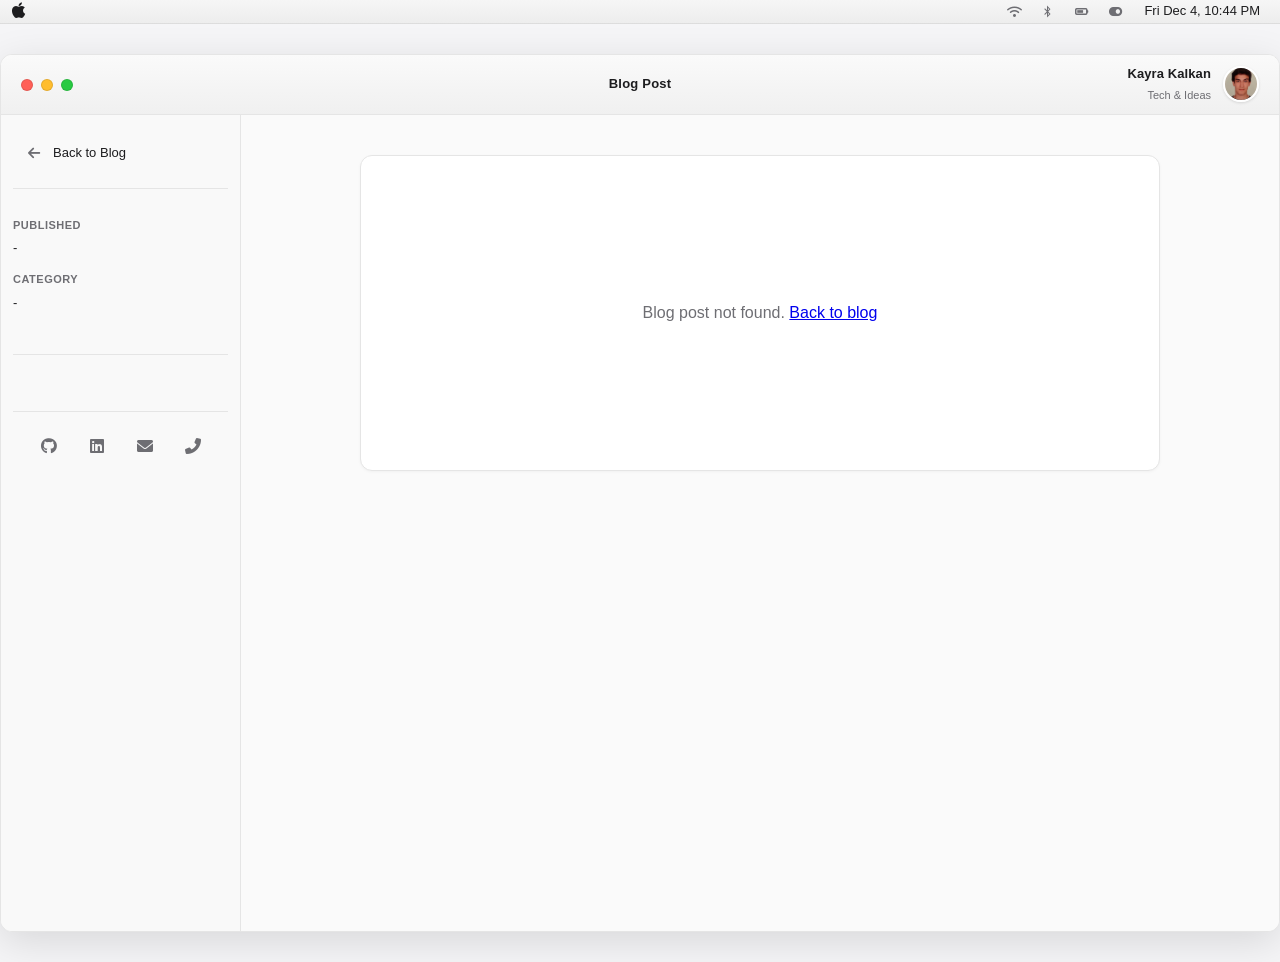
<file: blog/post.html>
<!DOCTYPE html>
<html lang="en">
<head>
    <meta charset="UTF-8">
    <meta name="viewport" content="width=device-width, initial-scale=1.0, maximum-scale=5.0, user-scalable=yes">
    <meta http-equiv="X-UA-Compatible" content="ie=edge">
    <meta name="description" content="A blog post from Kayra Kalkan on technology, data science, and software development.">
    <meta property="og:type" content="article">
    <meta property="og:url" content="https://kayrakalkan.github.io/blog/post.html">
    <meta property="og:title" content="Blog | Kayra Kalkan">
    <meta property="og:description" content="A blog post from Kayra Kalkan on technology, data science, and software development.">
    <meta property="og:image" content="https://kayrakalkan.github.io/photo.jpg">
    <meta name="twitter:card" content="summary_large_image">
    <title id="postTitle">Blog Post - Kayra's Portfolio</title>
    <link rel="stylesheet" href="../styles.css">
    <link rel="icon" href="../assets/code.png" type="image/png">
    <link rel="apple-touch-icon" sizes="180x180" href="../assets/code.png">
    <link rel="stylesheet" href="https://cdnjs.cloudflare.com/ajax/libs/font-awesome/6.0.0-beta3/css/all.min.css">

    <!-- Microsoft Clarity -->
    <script type="text/javascript">
        (function(c,l,a,r,i,t,y){
            c[a]=c[a]||function(){(c[a].q=c[a].q||[]).push(arguments)};
            t=l.createElement(r);t.async=1;t.src="https://www.clarity.ms/tag/"+i;
            y=l.getElementsByTagName(r)[0];y.parentNode.insertBefore(t,y);
        })(window, document, "clarity", "script", "uyf88qroyp");
    </script>
</head>
<body>
    <!-- macOS Menu Bar (Separate from Window) -->
    <div class="macos-menubar-top">
        <div class="menubar-left">
            <div class="apple-logo">
                <i class="fab fa-apple"></i>
            </div>
        </div>
        <div class="menubar-right">
            <div class="menu-icons">
                <div class="menu-icon" title="WiFi">
                    <i class="fas fa-wifi"></i>
                </div>
                <div class="menu-icon" title="Bluetooth">
                    <i class="fab fa-bluetooth-b"></i>
                </div>
                <div class="menu-icon" title="Battery">
                    <i class="fas fa-battery-three-quarters"></i>
                </div>
                <div class="menu-icon control-center-trigger" title="Control Center">
                    <i class="fas fa-toggle-on"></i>
                </div>
            </div>
            <div class="menubar-datetime" id="menubarDateTime">
                <span class="datetime-text">Wed Dec 4  3:45 PM</span>
            </div>
        </div>
    </div>

    <!-- Control Center Dropdown -->
    <div class="control-center-dropdown" id="controlCenterDropdown">
        <div class="control-center-content">
            <div class="control-group">
                <div class="control-item dark-mode-control">
                    <div class="control-icon">
                        <i class="fas fa-moon"></i>
                    </div>
                    <div class="control-label">Dark Mode</div>
                    <label class="toggle-switch">
                        <input type="checkbox" id="darkModeToggle">
                        <span class="toggle-slider"></span>
                    </label>
                </div>
            </div>
            <div class="control-group">
                <div class="control-item airdrop-control">
                    <div class="control-icon">
                        <i class="fas fa-share-alt"></i>
                    </div>
                    <div class="control-label">AirDrop</div>
                    <button class="airdrop-btn" id="airdropBtn">Share</button>
                </div>
            </div>
        </div>
    </div>

    <!-- macOS Window Container -->
    <div class="macos-window">
        <!-- macOS Window Header (Title Bar with Traffic Lights) -->
        <div class="titlebar">
            <div class="traffic-lights">
                <span class="close"></span>
                <span class="minimize"></span>
                <span class="maximize"></span>
            </div>
            <div class="window-title">Blog Post</div>
            <div class="titlebar-profile">
                <div class="profile-info">
                    <span class="profile-name">Kayra Kalkan</span>
                    <span class="profile-role">Tech & Ideas</span>
                </div>
                <div class="profile-avatar">
                    <img src="../photo.jpg" alt="Kayra Kalkan">
                </div>
            </div>
        </div>
        <div class="window-content">
            <!-- Sidebar Navigation -->
            <aside class="sidebar">
                <nav>
                    <ul id="nav-links">
                        <li><a href="../blog.html">
                            <i class="fas fa-arrow-left"></i>
                            <span>Back to Blog</span>
                        </a></li>
                    </ul>

                    <div class="sidebar-divider"></div>

                    <div class="blog-post-meta">
                        <div class="post-meta-item">
                            <span class="post-meta-label">Published</span>
                            <span id="postDateMeta" class="post-meta-value">-</span>
                        </div>
                        <div class="post-meta-item">
                            <span class="post-meta-label">Category</span>
                            <span id="postCategoryMeta" class="post-meta-value">-</span>
                        </div>
                    </div>

                    <div class="sidebar-divider"></div>

                    <div class="blog-navigation">
                        <div id="prevPostNav" class="nav-item previous-post" style="display: none;">
                            <span class="nav-label">Previous</span>
                            <a href="#" id="prevPostLink" class="nav-link">
                                <i class="fas fa-chevron-up"></i>
                                <span id="prevPostTitle">-</span>
                            </a>
                        </div>
                        <div id="nextPostNav" class="nav-item next-post" style="display: none;">
                            <span class="nav-label">Next</span>
                            <a href="#" id="nextPostLink" class="nav-link">
                                <span id="nextPostTitle">-</span>
                                <i class="fas fa-chevron-down"></i>
                            </a>
                        </div>
                    </div>

                    <div class="sidebar-divider"></div>

                    <div class="social-icons">
                        <a href="https://github.com/Kayrakalkan" target="_blank" title="GitHub">
                            <i class="fab fa-github"></i>
                        </a>
                        <a href="https://www.linkedin.com/in/kayra-kalkan/?trk=opento_sprofile_goalscard" target="_blank" title="LinkedIn">
                            <i class="fab fa-linkedin"></i>
                        </a>
                        <a href="mailto:kalkankayra@gmail.com" title="Email">
                            <i class="fas fa-envelope"></i>
                        </a>
                        <a href="tel:+905456461027" title="Phone">
                            <i class="fas fa-phone-alt"></i>
                        </a>
                    </div>
                </nav>
            </aside>

            <!-- Main Content Area -->
            <main class="main-content blog-post-main-content">
                <section class="content-section">
                    <div class="section-card blog-post-card">
                        <div id="postContent" class="blog-post-loading">
                            <div class="loading-spinner"></div>
                            <p>Loading blog post...</p>
                        </div>
                    </div>
                </section>
            </main>
        </div>
    </div>

    <script src="../script.js"></script>
    <script src="../blog.js"></script>
</body>
</html>
</file>
<file: styles.css>
/* ============================================
   macOS Style Portfolio - CSS Reset & Variables
   ============================================ */

* {
    margin: 0;
    padding: 0;
    box-sizing: border-box;
}

:root {
    /* macOS Color Palette */
    --macos-bg: #f5f5f7;
    --macos-window-bg: #ffffff;
    --macos-sidebar-bg: #f9f9f9;
    --macos-card-bg: #ffffff;
    --macos-border: #e5e5e5;
    --macos-text-primary: #1d1d1f;
    --macos-text-secondary: #6e6e73;
    --macos-accent: #007aff;
    --macos-accent-hover: #0051d5;
    --macos-shadow-sm: 0 1px 3px rgba(0, 0, 0, 0.04);
    --macos-shadow-md: 0 4px 12px rgba(0, 0, 0, 0.08);
    --macos-shadow-lg: 0 10px 40px rgba(0, 0, 0, 0.12);
    
    /* Typography */
    --font-sf: -apple-system, BlinkMacSystemFont, "SF Pro Display", "SF Pro Text", 
               "Helvetica Neue", Helvetica, Arial, sans-serif;
}

html {
    scroll-behavior: smooth;
    overflow-x: hidden;
}

body {
    font-family: var(--font-sf);
    background: var(--macos-bg);
    color: var(--macos-text-primary);
    line-height: 1.6;
    -webkit-font-smoothing: antialiased;
    -moz-osx-font-smoothing: grayscale;
    padding: 0;
    min-height: 100vh;
    overflow-x: hidden;
    width: 100%;
}

/* ============================================
   macOS Menu Bar (Separate, at Top of Page)
   ============================================ */

.macos-menubar-top {
    position: fixed;
    top: 0;
    left: 0;
    right: 0;
    height: 24px;
    background: linear-gradient(to bottom, #f6f6f6 0%, #ededed 100%);
    border-bottom: 1px solid rgba(0, 0, 0, 0.1);
    display: flex;
    align-items: center;
    justify-content: space-between;
    padding: 0 12px;
    font-size: 13px;
    z-index: 2000;
}

.macos-menubar-top .menubar-left {
    display: flex;
    align-items: center;
    gap: 16px;
    flex: 0 0 auto;
}

.macos-menubar-top .menubar-right {
    display: flex;
    align-items: center;
    gap: 8px;
    flex: 0 0 auto;
}

/* Apple Logo */
.macos-menubar-top .apple-logo {
    font-size: 18px;
    color: #1d1d1f;
    cursor: pointer;
    transition: color 0.2s ease;
}

.macos-menubar-top .apple-logo:hover {
    color: var(--macos-accent);
}

/* Menu Icons */
.macos-menubar-top .menu-icons {
    display: flex;
    align-items: center;
    gap: 10px;
}

.macos-menubar-top .menu-icon {
    width: 24px;
    height: 24px;
    display: flex;
    align-items: center;
    justify-content: center;
    border-radius: 4px;
    cursor: pointer;
    transition: background 0.2s ease;
    color: var(--macos-text-secondary);
    font-size: 12px;
}

.macos-menubar-top .menu-icon:hover {
    background: rgba(0, 0, 0, 0.05);
}

.macos-menubar-top .menu-icon.active {
    background: rgba(0, 122, 255, 0.1);
    color: var(--macos-accent);
}

/* Date/Time Display */
.macos-menubar-top .menubar-datetime {
    font-size: 13px;
    font-weight: 500;
    color: var(--macos-text-primary);
    padding: 0 8px;
    cursor: default;
}

/* Control Center Dropdown (from Menu Bar) */
.control-center-dropdown {
    position: fixed;
    top: 29px;
    right: 12px;
    width: 320px;
    background: rgba(255, 255, 255, 0.95);
    backdrop-filter: blur(40px);
    -webkit-backdrop-filter: blur(40px);
    border-radius: 16px;
    box-shadow: 0 10px 40px rgba(0, 0, 0, 0.15), 
                0 0 0 1px rgba(0, 0, 0, 0.05);
    padding: 16px;
    opacity: 0;
    visibility: hidden;
    transform: translateY(-10px) scale(0.95);
    transition: all 0.3s cubic-bezier(0.34, 1.56, 0.64, 1);
    z-index: 3000;
}

.control-center-dropdown.show {
    opacity: 1;
    visibility: visible;
    transform: translateY(0) scale(1);
}

.control-center-content {
    display: flex;
    flex-direction: column;
    gap: 12px;
}

.control-group {
    background: rgba(255, 255, 255, 0.8);
    border-radius: 12px;
    padding: 12px;
    border: 1px solid rgba(0, 0, 0, 0.06);
}

.control-item {
    display: flex;
    align-items: center;
    gap: 12px;
}

.control-icon {
    width: 32px;
    height: 32px;
    background: linear-gradient(135deg, var(--macos-accent), var(--macos-accent-hover));
    border-radius: 8px;
    display: flex;
    align-items: center;
    justify-content: center;
    color: white;
    font-size: 14px;
    flex-shrink: 0;
}

.control-label {
    flex: 1;
    font-size: 14px;
    font-weight: 500;
    color: var(--macos-text-primary);
}

/* Toggle Switch */
.toggle-switch {
    position: relative;
    width: 44px;
    height: 26px;
    flex-shrink: 0;
}

.toggle-switch input {
    opacity: 0;
    width: 0;
    height: 0;
}

.toggle-slider {
    position: absolute;
    cursor: pointer;
    top: 0;
    left: 0;
    right: 0;
    bottom: 0;
    background-color: #ccc;
    transition: 0.3s;
    border-radius: 26px;
}

.toggle-slider:before {
    position: absolute;
    content: "";
    height: 20px;
    width: 20px;
    left: 3px;
    bottom: 3px;
    background-color: white;
    transition: 0.3s;
    border-radius: 50%;
    box-shadow: 0 2px 4px rgba(0, 0, 0, 0.2);
}

.toggle-switch input:checked + .toggle-slider {
    background-color: var(--macos-accent);
}

.toggle-switch input:checked + .toggle-slider:before {
    transform: translateX(18px);
}

/* AirDrop Button */
.airdrop-btn {
    flex: 1;
    background: var(--macos-accent);
    color: white;
    border: none;
    border-radius: 8px;
    padding: 8px 16px;
    font-size: 13px;
    font-weight: 600;
    cursor: pointer;
    transition: all 0.2s ease;
    font-family: var(--font-sf);
}

.airdrop-btn:hover {
    background: var(--macos-accent-hover);
    transform: translateY(-1px);
}

.airdrop-btn:active {
    transform: translateY(0);
}

/* ============================================
   macOS Window Container
   ============================================ */

.macos-window {
    max-width: 1400px;
    margin: 54px auto 30px auto;
    background: var(--macos-window-bg);
    border-radius: 12px;
    box-shadow: var(--macos-shadow-lg);
    overflow: hidden;
    border: 1px solid var(--macos-border);
}

/* ============================================
   Window Title Bar (Inside Window)
   ============================================ */

.titlebar {
    height: 60px;
    background: linear-gradient(to bottom, #fafafa 0%, #f0f0f0 100%);
    border-bottom: 1px solid var(--macos-border);
    display: flex;
    align-items: center;
    justify-content: space-between;
    padding: 0 20px;
    position: relative;
}

.traffic-lights {
    display: flex;
    gap: 8px;
    position: absolute;
    left: 20px;
}

.traffic-lights span {
    width: 12px;
    height: 12px;
    border-radius: 50%;
    display: block;
    border: 0.5px solid rgba(0, 0, 0, 0.1);
    cursor: pointer;
    transition: all 0.2s ease;
}

.traffic-lights span:hover {
    opacity: 0.8;
}

.traffic-lights .close {
    background: #ff5f57;
}

.traffic-lights .minimize {
    background: #ffbd2e;
}

.traffic-lights .maximize {
    background: #28ca42;
}

.window-title {
    font-size: 13px;
    font-weight: 600;
    color: var(--macos-text-primary);
    letter-spacing: 0.2px;
}

/* Mobile Menu Toggle Button - Hidden, not used */
.mobile-menu-toggle {
    display: none !important;
    visibility: hidden;
}

/* Profile in Title Bar */
.titlebar-profile {
    display: flex;
    align-items: center;
    gap: 12px;
    margin-left: auto;
}

.profile-info {
    display: flex;
    flex-direction: column;
    align-items: flex-end;
    gap: 2px;
}

.profile-name {
    font-size: 13px;
    font-weight: 600;
    color: var(--macos-text-primary);
    letter-spacing: 0.1px;
}

.profile-role {
    font-size: 11px;
    font-weight: 400;
    color: var(--macos-text-secondary);
}

.profile-avatar {
    width: 36px;
    height: 36px;
    border-radius: 50%;
    overflow: hidden;
    border: 2px solid white;
    box-shadow: 0 1px 3px rgba(0, 0, 0, 0.12);
}

.profile-avatar img {
    width: 100%;
    height: 100%;
    object-fit: cover;
}

.traffic-lights span:hover {
    filter: brightness(0.9);
    cursor: pointer;
}

.window-title {
    position: absolute;
    left: 50%;
    transform: translateX(-50%);
    text-align: center;
    font-size: 13px;
    font-weight: 600;
    color: var(--macos-text-primary);
    letter-spacing: 0.2px;
}

/* Profile in Title Bar (Settings App Style) */
.titlebar-profile {
    display: flex;
    align-items: center;
    gap: 12px;
    margin-left: auto;
}

.profile-info {
    display: flex;
    flex-direction: column;
    align-items: flex-end;
    gap: 2px;
}

.profile-name {
    font-size: 13px;
    font-weight: 600;
    color: var(--macos-text-primary);
    letter-spacing: 0.1px;
}

.profile-role {
    font-size: 11px;
    font-weight: 400;
    color: var(--macos-text-secondary);
}

.profile-avatar {
    width: 36px;
    height: 36px;
    border-radius: 50%;
    overflow: hidden;
    border: 2px solid white;
    box-shadow: 0 1px 3px rgba(0, 0, 0, 0.12);
}

.profile-avatar img {
    width: 100%;
    height: 100%;
    object-fit: cover;
}

/* ============================================
   Window Content Layout
   ============================================ */

.window-content {
    display: flex;
    height: calc(100vh - 84px);
    max-height: 900px;
}

/* ============================================
   Sidebar Navigation (macOS Finder Style)
   ============================================ */

.sidebar {
    width: 240px;
    background: var(--macos-sidebar-bg);
    border-right: 1px solid var(--macos-border);
    padding: 20px 12px;
    overflow-y: auto;
    flex-shrink: 0;
}

.sidebar nav ul {
    list-style: none;
    padding: 0;
    margin: 0;
}

.sidebar nav ul li {
    margin-bottom: 2px;
}

.sidebar nav ul li a {
    display: flex;
    align-items: center;
    gap: 10px;
    padding: 8px 12px;
    color: var(--macos-text-primary);
    text-decoration: none;
    font-size: 13px;
    font-weight: 500;
    border-radius: 6px;
    transition: all 0.15s ease;
    position: relative;
}

.sidebar nav ul li a::before {
    content: '';
    position: absolute;
    left: 0;
    top: 50%;
    transform: translateY(-50%);
    width: 3px;
    height: 0;
    background: var(--macos-accent);
    border-radius: 0 2px 2px 0;
    transition: height 0.15s ease;
}

.sidebar nav ul li a.active::before {
    height: 20px;
}

.sidebar nav ul li a i {
    font-size: 14px;
    width: 18px;
    text-align: center;
    color: var(--macos-text-secondary);
}

.sidebar nav ul li a:hover {
    background: rgba(0, 0, 0, 0.04);
}

.sidebar nav ul li a.active {
    background: var(--macos-accent);
    color: white;
}

.sidebar nav ul li a.active i {
    color: white;
}

.sidebar-divider {
    height: 1px;
    background: var(--macos-border);
    margin: 16px 0;
}

/* Resume Button in Sidebar */
.resume-container {
    padding: 0;
}

.resume-button {
    display: flex;
    align-items: center;
    gap: 10px;
    padding: 10px 16px;
    background: var(--macos-accent);
    color: white;
    text-decoration: none;
    font-size: 14px;
    font-weight: 600;
    border-radius: 8px;
    border: none;
    transition: all 0.2s ease;
    justify-content: center;
    cursor: pointer;
    width: 100%;
    box-shadow: 0 2px 8px rgba(0, 122, 255, 0.2);
}

.resume-button:hover {
    background: var(--macos-accent-hover);
    transform: translateY(-2px);
    box-shadow: 0 4px 12px rgba(0, 122, 255, 0.3);
}

.resume-button:active {
    transform: translateY(0);
}

.resume-button i {
    font-size: 16px;
}

.resume-button span {
    font-size: 14px;
    letter-spacing: 0.3px;
}

/* Social Icons in Sidebar */
.social-icons {
    display: flex;
    justify-content: center;
    gap: 12px;
    padding: 0;
}

.social-icons a {
    width: 36px;
    height: 36px;
    display: flex;
    align-items: center;
    justify-content: center;
    background: transparent;
    border-radius: 8px;
    color: var(--macos-text-secondary);
    font-size: 16px;
    transition: all 0.15s ease;
    border: 1px solid transparent;
    text-decoration: none;
}

.social-icons a:hover {
    background: rgba(0, 0, 0, 0.04);
    color: var(--macos-accent);
    border-color: var(--macos-border);
    text-decoration: none;
}

/* ============================================
   Control Center
   ============================================ */

.control-center {
    margin-top: 20px;
    padding: 16px;
    background: white;
    border-radius: 10px;
    border: 1px solid var(--macos-border);
}

.control-center h4 {
    font-size: 12px;
    font-weight: 600;
    color: var(--macos-text-secondary);
    text-transform: uppercase;
    letter-spacing: 0.5px;
    margin-bottom: 12px;
}

.control-item {
    display: flex;
    align-items: center;
    justify-content: space-between;
    padding: 10px 0;
    border-bottom: 1px solid var(--macos-border);
}

.control-item:last-child {
    border-bottom: none;
}

.control-label {
    display: flex;
    align-items: center;
    gap: 8px;
    font-size: 13px;
    color: var(--macos-text-primary);
}

.control-label i {
    font-size: 14px;
    color: var(--macos-text-secondary);
    width: 18px;
}

/* Toggle Switch */
.toggle-switch {
    position: relative;
    width: 42px;
    height: 24px;
}

.toggle-switch input {
    opacity: 0;
    width: 0;
    height: 0;
}

.toggle-slider {
    position: absolute;
    cursor: pointer;
    top: 0;
    left: 0;
    right: 0;
    bottom: 0;
    background-color: #e5e5e5;
    transition: 0.3s;
    border-radius: 24px;
}

.toggle-slider:before {
    position: absolute;
    content: "";
    height: 18px;
    width: 18px;
    left: 3px;
    bottom: 3px;
    background-color: white;
    transition: 0.3s;
    border-radius: 50%;
    box-shadow: 0 1px 3px rgba(0, 0, 0, 0.2);
}

.toggle-switch input:checked + .toggle-slider {
    background-color: var(--macos-accent);
}

.toggle-switch input:checked + .toggle-slider:before {
    transform: translateX(18px);
}

/* Brightness Slider */
.brightness-slider {
    width: 120px;
    height: 4px;
    border-radius: 2px;
    background: linear-gradient(to right, #e5e5e5, var(--macos-accent));
    outline: none;
    -webkit-appearance: none;
    appearance: none;
}

.brightness-slider::-webkit-slider-thumb {
    -webkit-appearance: none;
    appearance: none;
    width: 16px;
    height: 16px;
    border-radius: 50%;
    background: white;
    cursor: pointer;
    box-shadow: 0 1px 3px rgba(0, 0, 0, 0.3);
    border: 2px solid var(--macos-accent);
}

.brightness-slider::-moz-range-thumb {
    width: 16px;
    height: 16px;
    border-radius: 50%;
    background: white;
    cursor: pointer;
    box-shadow: 0 1px 3px rgba(0, 0, 0, 0.3);
    border: 2px solid var(--macos-accent);
}

/* AirDrop Button */
.airdrop-btn {
    width: 100%;
    padding: 8px 12px;
    background: var(--macos-accent);
    color: white;
    border: none;
    border-radius: 6px;
    font-size: 13px;
    font-weight: 500;
    cursor: pointer;
    display: flex;
    align-items: center;
    justify-content: center;
    gap: 8px;
    transition: all 0.15s ease;
}

.airdrop-btn:hover {
    background: var(--macos-accent-hover);
}

.airdrop-btn:active {
    transform: scale(0.98);
}

/* ============================================
   Main Content Area
   ============================================ */

.main-content {
    flex: 1;
    overflow-y: auto;
    padding: 40px 48px;
    background: #fafafa;
}

.content-section {
    margin-bottom: 48px;
    scroll-margin-top: 80px;
}

.content-section:last-child {
    margin-bottom: 24px;
}

.section-card {
    background: var(--macos-card-bg);
    border-radius: 12px;
    padding: 36px;
    box-shadow: var(--macos-shadow-sm);
    border: 1px solid var(--macos-border);
    animation: fadeInUp 0.4s ease-out;
}

@keyframes fadeInUp {
    from {
        opacity: 0;
        transform: translateY(20px);
    }
    to {
        opacity: 1;
        transform: translateY(0);
    }
}

/* ============================================
   Typography
   ============================================ */

h1 {
    font-size: 32px;
    font-weight: 700;
    color: var(--macos-text-primary);
    margin-bottom: 24px;
    letter-spacing: -0.5px;
}

h2 {
    font-size: 24px;
    font-weight: 600;
    color: var(--macos-text-primary);
    margin-bottom: 20px;
    letter-spacing: -0.3px;
    padding-bottom: 12px;
    border-bottom: 1px solid var(--macos-border);
}

h3 {
    font-size: 18px;
    font-weight: 600;
    color: var(--macos-text-primary);
    margin-bottom: 12px;
}

h3 a {
    color: inherit;
    text-decoration: none;
    transition: color 0.2s ease;
}

h3 a:hover {
    color: var(--macos-accent);
}

h4 {
    font-size: 15px;
    font-weight: 600;
    color: var(--macos-text-primary);
    margin-top: 16px;
    margin-bottom: 8px;
}

p {
    font-size: 15px;
    line-height: 1.6;
    color: var(--macos-text-secondary);
    margin-bottom: 12px;
}

.section-description {
    font-size: 15px;
    color: var(--macos-text-secondary);
    margin-bottom: 24px;
}

.role {
    font-size: 14px;
    color: var(--macos-text-secondary);
    margin-bottom: 12px;
}

/* ============================================
   Cards & Containers
   ============================================ */

.education-container,
.experiment-container,
.project-container {
    display: grid;
    grid-template-columns: repeat(auto-fit, minmax(320px, 1fr));
    gap: 20px;
    margin-top: 24px;
}

/* ============================================
   Clickable Cards (Education, Experiments, Volunteering)
   ============================================ */

.clickable-card {
    cursor: pointer;
    transition: all 0.25s ease;
}

.clickable-card:hover {
    transform: translateY(-4px);
    box-shadow: 0 8px 20px rgba(0, 0, 0, 0.12);
}

.clickable-card h3 a {
    pointer-events: none;
}

/* ============================================
   Project Card Clickable Styling
   ============================================ */

.project-box.card {
    cursor: pointer;
    position: relative;
    transition: all 0.3s ease;
}

.project-box.card::after {
    content: '\f35d'; /* External link icon */
    font-family: 'Font Awesome 5 Free';
    font-weight: 900;
    position: absolute;
    top: 20px;
    right: 20px;
    font-size: 16px;
    color: var(--macos-accent);
    opacity: 0;
    transition: opacity 0.3s ease;
}

.project-box.card:hover::after {
    opacity: 0.6;
}

.project-box.card:hover {
    transform: translateY(-8px);
    box-shadow: 0 12px 28px rgba(0, 122, 255, 0.2);
    border-color: var(--macos-accent);
}

/* ============================================
   Budapest Experience Section
   ============================================ */

.budapest-timeline {
    margin-top: 24px;
}

.budapest-header {
    background: linear-gradient(135deg, #f0f9ff 0%, #e0f2fe 100%);
    border: 1px solid #bae6fd;
    border-radius: 12px;
    padding: 24px;
    display: flex;
    align-items: center;
    gap: 20px;
    margin-bottom: 24px;
}

.budapest-flag {
    font-size: 48px;
    flex-shrink: 0;
}

.budapest-info h3 {
    color: var(--macos-text-primary);
    font-size: 18px;
    margin-bottom: 8px;
}

.budapest-duration {
    font-size: 15px;
    font-weight: 600;
    color: var(--macos-accent);
    margin-bottom: 4px;
}

.budapest-dates {
    font-size: 13px;
    color: var(--macos-text-secondary);
}

.budapest-content {
    display: flex;
    flex-direction: column;
    gap: 20px;
}

.budapest-section {
    background: #fafafa;
    border: 1px solid var(--macos-border);
    border-radius: 10px;
    padding: 20px;
    display: flex;
    gap: 16px;
    transition: all 0.3s ease;
}

.budapest-section:hover {
    background: #ffffff;
    box-shadow: 0 4px 12px rgba(0, 0, 0, 0.08);
    transform: translateY(-2px);
}

.budapest-icon {
    width: 44px;
    height: 44px;
    background: linear-gradient(135deg, var(--macos-accent), var(--macos-accent-hover));
    border-radius: 10px;
    display: flex;
    align-items: center;
    justify-content: center;
    color: white;
    font-size: 18px;
    flex-shrink: 0;
}

.budapest-details {
    flex: 1;
}

.budapest-details h4 {
    color: var(--macos-text-primary);
    font-size: 16px;
    margin-bottom: 12px;
}

.budapest-details ul {
    list-style: none;
    padding: 0;
    margin: 0;
}

.budapest-details ul li {
    padding: 6px 0;
    padding-left: 16px;
    position: relative;
    font-size: 14px;
    color: var(--macos-text-secondary);
    line-height: 1.6;
}

.budapest-details ul li::before {
    content: '•';
    position: absolute;
    left: 0;
    color: var(--macos-accent);
    font-weight: bold;
}

.budapest-details ul li strong {
    color: var(--macos-text-primary);
    font-weight: 600;
}

.budapest-highlights {
    background: linear-gradient(135deg, #fef3c7 0%, #fde68a 100%);
    border: 1px solid #fcd34d;
    border-radius: 12px;
    padding: 24px;
    margin-top: 12px;
}

.budapest-highlights h4 {
    color: var(--macos-text-primary);
    font-size: 16px;
    margin-bottom: 16px;
    text-align: center;
}

.highlights-grid {
    display: grid;
    grid-template-columns: repeat(auto-fit, minmax(120px, 1fr));
    gap: 16px;
}

.highlight-item {
    text-align: center;
    padding: 16px;
    background: rgba(255, 255, 255, 0.6);
    border-radius: 10px;
    transition: all 0.3s ease;
}

.highlight-item:hover {
    background: rgba(255, 255, 255, 0.9);
    transform: translateY(-4px);
}

.highlight-number {
    font-size: 32px;
    font-weight: 700;
    color: var(--macos-accent);
    margin-bottom: 4px;
}

.highlight-label {
    font-size: 12px;
    font-weight: 500;
    color: var(--macos-text-secondary);
    text-transform: uppercase;
    letter-spacing: 0.5px;
}


.card {
    background: #fafafa;
    border: 1px solid var(--macos-border);
    border-radius: 8px;
    padding: 20px;
    transition: all 0.25s ease;
    cursor: pointer;
    position: relative;
}

.card:hover {
    box-shadow: 0 8px 24px rgba(0, 0, 0, 0.12);
    transform: translateY(-4px);
    border-color: rgba(0, 122, 255, 0.3);
    background: #ffffff;
}

.card::after {
    content: '→';
    position: absolute;
    top: 20px;
    right: 20px;
    font-size: 18px;
    color: var(--macos-text-secondary);
    opacity: 0;
    transition: all 0.25s ease;
}

.card:hover::after {
    opacity: 1;
    right: 16px;
}

.card h3 {
    color: var(--macos-text-primary);
    margin-bottom: 8px;
    padding-right: 30px;
}

.card p {
    font-size: 14px;
    line-height: 1.5;
}

.card:active {
    transform: translateY(-2px);
    box-shadow: 0 4px 12px rgba(0, 0, 0, 0.1);
}

/* ============================================
   Lists
   ============================================ */

.info-list {
    list-style: none;
    padding: 0;
}

.info-list li {
    padding: 12px 0;
    border-bottom: 1px solid var(--macos-border);
    font-size: 15px;
    color: var(--macos-text-secondary);
}

.info-list li:last-child {
    border-bottom: none;
}

.info-list li strong {
    color: var(--macos-text-primary);
    font-weight: 600;
}

.card ul {
    list-style: none;
    padding-left: 0;
    margin-top: 12px;
}

.card ul li {
    padding: 6px 0;
    padding-left: 20px;
    position: relative;
    font-size: 14px;
    color: var(--macos-text-secondary);
    border: none;
}

.card ul li:before {
    content: "•";
    position: absolute;
    left: 0;
    color: var(--macos-accent);
    font-weight: bold;
}

/* ============================================
   Skill Tags
   ============================================ */

.skills {
    display: flex;
    flex-wrap: wrap;
    gap: 8px;
    margin-top: 16px;
    margin-bottom: 12px;
}

.skill-tag {
    display: inline-block;
    padding: 6px 12px;
    border-radius: 6px;
    font-size: 12px;
    font-weight: 500;
    letter-spacing: 0.2px;
    transition: all 0.2s ease;
}

/* Soft, Eye-Friendly Color Palette - Pastel & Muted Tones */
.skill-tag.python { 
    background: #e3f2fd; 
    color: #1565c0; 
    border: 1px solid #bbdefb;
}

.skill-tag.r { 
    background: #e1f5fe; 
    color: #0277bd; 
    border: 1px solid #b3e5fc;
}

.skill-tag.js,
.skill-tag.javascript { 
    background: #fff8e1; 
    color: #f57f17; 
    border: 1px solid #ffecb3;
}

.skill-tag.swift { 
    background: #ffe0b2; 
    color: #e65100; 
    border: 1px solid #ffccbc;
}

.skill-tag.datascience { 
    background: #ede7f6; 
    color: #4527a0; 
    border: 1px solid #d1c4e9;
}

.skill-tag.elasticsearch { 
    background: #e0f7fa; 
    color: #00695c; 
    border: 1px solid #b2ebf2;
}

.skill-tag.dotnet { 
    background: #f3e5f5; 
    color: #6a1b9a; 
    border: 1px solid #e1bee7;
}

.skill-tag.unrealengine { 
    background: #eceff1; 
    color: #37474f; 
    border: 1px solid #cfd8dc;
}

.skill-tag.firebase { 
    background: #ffebee; 
    color: #c62828; 
    border: 1px solid #ffcdd2;
}

.skill-tag.openai { 
    background: #f1f8e9; 
    color: #558b2f; 
    border: 1px solid #dcedc8;
}

.skill-tag.vr { 
    background: #fce4ec; 
    color: #c2185b; 
    border: 1px solid #f8bbd0;
}

.skill-tag.unity { 
    background: #e8eaf6; 
    color: #283593; 
    border: 1px solid #c5cae9;
}

.skill-tag.ai { 
    background: #e8f5e9; 
    color: #2e7d32; 
    border: 1px solid #c8e6c9;
}

.skill-tag.ml { 
    background: #e0f2f1; 
    color: #00695c; 
    border: 1px solid #b2dfdb;
}

.skill-tag.numpy { 
    background: #fff3e0; 
    color: #e65100; 
    border: 1px solid #ffe0b2;
}

.skill-tag.pandas { 
    background: #fff9c4; 
    color: #f57f17; 
    border: 1px solid #fff59d;
}

.skill-tag.crawling { 
    background: #fce4ec; 
    color: #ad1457; 
    border: 1px solid #f8bbd0;
}

.skill-tag.network { 
    background: #e0f7fa; 
    color: #00838f; 
    border: 1px solid #b2ebf2;
}

.skill-tag.csharp { 
    background: #f3e5f5; 
    color: #7b1fa2; 
    border: 1px solid #e1bee7;
}

.skill-tag.mysql { 
    background: #e8eaf6; 
    color: #3949ab; 
    border: 1px solid #c5cae9;
}

.skill-tag.angular { 
    background: #ffebee; 
    color: #d32f2f; 
    border: 1px solid #ffcdd2;
}

.skill-tag.flask { 
    background: #f1f8e9; 
    color: #33691e; 
    border: 1px solid #dcedc8;
}

.skill-tag.playwright { 
    background: #ede7f6; 
    color: #4527a0; 
    border: 1px solid #d1c4e9;
}

.skill-tag.twilio { 
    background: #fce4ec; 
    color: #c2185b; 
    border: 1px solid #f8bbd0;
}

.skill-tag.asyncio { 
    background: #e1f5fe; 
    color: #01579b; 
    border: 1px solid #b3e5fc;
}

.skill-tag.docker { 
    background: #e3f2fd; 
    color: #1565c0; 
    border: 1px solid #bbdefb;
}

.skill-tag.postgresql {
    background: #e8eaf6;
    color: #283593;
    border: 1px solid #c5cae9;
}

.skill-tag.react {
    background: #e6f2ff;
    color: #0969da;
    border: 1px solid #bfdcff;
}

.skill-tag.typescript {
    background: #eaf2fb;
    color: #2a5a99;
    border: 1px solid #c3d9f0;
}

.skill-tag.tailwind {
    background: #e6f9ff;
    color: #0e7490;
    border: 1px solid #b3ecfb;
}

.skill-tag.supabase {
    background: #e6f9f0;
    color: #157347;
    border: 1px solid #b8ecd3;
}

.skill-tag.vercel {
    background: #f0f0f0;
    color: #27272a;
    border: 1px solid #d4d4d8;
}

.skill-tag.gemini {
    background: #f3ecfd;
    color: #6d28d9;
    border: 1px solid #ddc8f7;
}

.skill-tag.qdrant {
    background: #fdecea;
    color: #b3261e;
    border: 1px solid #f6c6c2;
}

.skill-tag.fastapi {
    background: #e3f6f2;
    color: #047857;
    border: 1px solid #bfe8de;
}

.skill-tag.restapi {
    background: #eef0fd;
    color: #4338ca;
    border: 1px solid #c7ccf7;
}

.skill-tag.langchain {
    background: #fdf1e0;
    color: #a16207;
    border: 1px solid #f5dcac;
}

.skill-tag.faiss {
    background: #fce7f3;
    color: #be185d;
    border: 1px solid #fbcfe8;
}

.skill-tag.ef { 
    background: #f3e5f5; 
    color: #6a1b9a; 
    border: 1px solid #e1bee7;
}

.skill-tag.xgboost { 
    background: #fff3e0; 
    color: #e65100; 
    border: 1px solid #ffe0b2;
}

.skill-tag.sqlite { 
    background: #e0f7fa; 
    color: #00695c; 
    border: 1px solid #b2ebf2;
}

/* Additional Skills - New Colors */
.skill-tag.tensorflow { 
    background: #fff3e0; 
    color: #ef6c00; 
    border: 1px solid #ffe0b2;
}

.skill-tag.nlp { 
    background: #e8f5e9; 
    color: #388e3c; 
    border: 1px solid #c8e6c9;
}

.skill-tag.datavis { 
    background: #e1f5fe; 
    color: #0277bd; 
    border: 1px solid #b3e5fc;
}

.skill-tag.excel { 
    background: #e8f5e9; 
    color: #2e7d32; 
    border: 1px solid #c8e6c9;
}

.skill-tag.powerbi { 
    background: #fff8e1; 
    color: #f9a825; 
    border: 1px solid #ffecb3;
}

.skill-tag.tableau { 
    background: #e3f2fd; 
    color: #1976d2; 
    border: 1px solid #bbdefb;
}

.skill-tag.communication { 
    background: #fce4ec; 
    color: #c2185b; 
    border: 1px solid #f8bbd0;
}

.skill-tag.problemsolving { 
    background: #ede7f6; 
    color: #5e35b1; 
    border: 1px solid #d1c4e9;
}

.skill-tag.teamwork { 
    background: #e0f2f1; 
    color: #00897b; 
    border: 1px solid #b2dfdb;
}

.skill-tag.adaptability { 
    background: #fff3e0; 
    color: #fb8c00; 
    border: 1px solid #ffe0b2;
}

.skill-tag:hover {
    transform: translateY(-1px);
    box-shadow: 0 2px 4px rgba(0, 0, 0, 0.08);
}

/* ============================================
   Date Styling
   ============================================ */

.date {
    font-size: 13px;
    color: var(--macos-text-secondary);
    margin-top: 12px;
    font-weight: 500;
}

/* ============================================
   Volunteering Section - Full Width Horizontal Panel
   ============================================ */

.content-section.full-width {
    margin-left: -48px;
    margin-right: -48px;
}

/* ============================================
   Volunteering Section (Simplified)
   ============================================ */

.volunteering-container {
    display: grid;
    grid-template-columns: repeat(auto-fit, minmax(320px, 1fr));
    gap: 20px;
    margin-top: 24px;
}

.volunteering-box {
    background: #fafafa;
    padding: 24px;
    border-radius: 10px;
    border: 1px solid var(--macos-border);
    transition: all 0.25s ease;
}

.volunteering-box:hover {
    background: #ffffff;
    border-color: rgba(0, 122, 255, 0.3);
    box-shadow: 0 4px 12px rgba(0, 0, 0, 0.06);
}

.volunteering-box h3 {
    font-size: 16px;
    font-weight: 600;
    margin-bottom: 8px;
    color: var(--macos-text-primary);
}

.volunteering-box .date {
    font-size: 13px;
    color: var(--macos-text-secondary);
    margin-bottom: 4px;
}

.volunteering-box .location {
    font-size: 13px;
    color: var(--macos-accent);
    font-weight: 500;
    margin-bottom: 16px;
}

.volunteering-box h4 {
    font-size: 13px;
    font-weight: 600;
    color: var(--macos-text-primary);
    margin-bottom: 10px;
    margin-top: 16px;
}

.volunteering-box ul {
    list-style: none;
    padding: 0;
    margin: 0 0 16px 0;
}

.volunteering-box ul li {
    font-size: 13px;
    color: var(--macos-text-secondary);
    line-height: 1.6;
    padding: 4px 0;
    padding-left: 16px;
    position: relative;
}

.volunteering-box ul li::before {
    content: '•';
    position: absolute;
    left: 0;
    color: var(--macos-accent);
    font-weight: bold;
}

.volunteering-box .skills-tags {
    display: flex;
    flex-wrap: wrap;
    gap: 6px;
    margin-top: 12px;
}

.volunteering-box .skills-tags .skill-tag {
    display: inline-block;
    padding: 4px 10px;
    background: white;
    border: 1px solid var(--macos-border);
    color: var(--macos-text-secondary);
    font-size: 11px;
    font-weight: 500;
    border-radius: 6px;
    transition: all 0.2s ease;
}

.volunteering-box .skills-tags .skill-tag:hover {
    border-color: var(--macos-accent);
    color: var(--macos-accent);
    background: rgba(0, 122, 255, 0.05);
}

/* ============================================
   Skills Simple Layout
   ============================================ */

.skills-simple-grid {
    display: grid;
    grid-template-columns: repeat(auto-fit, minmax(280px, 1fr));
    gap: 20px;
    margin-top: 24px;
}

.skill-group-simple {
    background: #fafafa;
    padding: 20px;
    border-radius: 10px;
    border: 1px solid var(--macos-border);
    transition: all 0.25s ease;
}

.skill-group-simple:hover {
    background: #ffffff;
    border-color: rgba(0, 122, 255, 0.2);
    box-shadow: 0 4px 12px rgba(0, 0, 0, 0.06);
}

.skill-group-simple h4 {
    font-size: 15px;
    font-weight: 600;
    color: var(--macos-text-primary);
    margin-bottom: 12px;
}

.skill-items {
    display: flex;
    flex-wrap: wrap;
    gap: 8px;
}

.skill-tag {
    display: inline-block;
    padding: 6px 12px;
    background: white;
    border: 1px solid var(--macos-border);
    color: var(--macos-text-secondary);
    font-size: 12px;
    font-weight: 500;
    border-radius: 6px;
    transition: all 0.2s ease;
}

.skill-tag:hover {
    border-color: var(--macos-accent);
    color: var(--macos-accent);
    background: rgba(0, 122, 255, 0.05);
    transform: translateY(-2px);
}

/* Keep old styles for backwards compatibility if needed */
.skills-grid {
    display: grid;
    grid-template-columns: repeat(auto-fit, minmax(280px, 1fr));
    gap: 20px;
    margin-top: 24px;
}

.skill-category {
    background: #fafafa;
    padding: 20px;
    border-radius: 10px;
    border: 1px solid var(--macos-border);
    transition: all 0.25s ease;
}

.skill-category:hover {
    border-color: rgba(0, 122, 255, 0.3);
    box-shadow: 0 4px 12px rgba(0, 0, 0, 0.06);
}

.skill-category h4 {
    display: flex;
    align-items: center;
    gap: 8px;
    font-size: 14px;
    font-weight: 600;
    color: var(--macos-text-primary);
    margin-bottom: 14px;
}

.skill-category h4 i {
    color: var(--macos-accent);
}

.skill-badges {
    display: flex;
    flex-wrap: wrap;
    gap: 8px;
}

.skill-badge {
    display: inline-block;
    padding: 6px 12px;
    border-radius: 6px;
    font-size: 12px;
    font-weight: 500;
    transition: all 0.2s ease;
    cursor: default;
    position: relative;
}

.skill-badge[data-level="advanced"] {
    background: linear-gradient(135deg, #dbeafe, #bfdbfe);
    color: #1e40af;
    border: 1px solid #93c5fd;
}

.skill-badge[data-level="intermediate"] {
    background: linear-gradient(135deg, #f3e8ff, #e9d5ff);
    color: #6b21a8;
    border: 1px solid #d8b4fe;
}

.skill-badge[data-level="beginner"] {
    background: linear-gradient(135deg, #fef3c7, #fde68a);
    color: #92400e;
    border: 1px solid #fcd34d;
}

.skill-badge:hover {
    transform: translateY(-2px);
    box-shadow: 0 4px 8px rgba(0, 0, 0, 0.1);
}


/* ============================================
   Hobbies Grid
   ============================================ */

.hobbies-grid {
    display: grid;
    grid-template-columns: repeat(auto-fit, minmax(150px, 1fr));
    gap: 16px;
    margin-top: 24px;
}

.hobby-item {
    background: #fafafa;
    padding: 20px;
    border-radius: 10px;
    border: 1px solid var(--macos-border);
    text-align: center;
    transition: all 0.25s ease;
    cursor: default;
}

.hobby-item:hover {
    background: white;
    border-color: var(--macos-accent);
    transform: translateY(-4px);
    box-shadow: 0 8px 20px rgba(0, 0, 0, 0.08);
}

.hobby-item i {
    font-size: 32px;
    color: var(--macos-accent);
    margin-bottom: 12px;
}

.hobby-item h4 {
    font-size: 14px;
    font-weight: 600;
    color: var(--macos-text-primary);
    margin-bottom: 4px;
}

.hobby-item p {
    font-size: 12px;
    color: var(--macos-text-secondary);
    margin: 0;
}

/* ============================================
   Contact Section - Clean macOS Style
   ============================================ */

#contact {
    background: transparent;
    border-radius: 0;
    padding: 0;
    margin-top: 0;
    border: none;
}

#contact .section-card {
    background: #fafafa;
    border: 1px solid var(--macos-border);
    box-shadow: none;
    padding: 32px;
    border-radius: 12px;
}

#contact h2 {
    color: var(--macos-text-primary);
    text-align: left;
    font-size: 24px;
    margin-bottom: 8px;
    border-bottom: none;
    padding-bottom: 0;
}

#contact .section-description {
    text-align: left;
    font-size: 14px;
    color: var(--macos-text-secondary);
    margin-bottom: 24px;
}

.contact-grid {
    display: grid;
    grid-template-columns: repeat(auto-fit, minmax(220px, 1fr));
    gap: 16px;
    margin-top: 24px;
}

.contact-card {
    background: white;
    padding: 20px;
    border-radius: 10px;
    border: 1px solid var(--macos-border);
    text-align: center;
    text-decoration: none;
    transition: all 0.25s ease;
    display: flex;
    flex-direction: column;
    align-items: center;
    justify-content: center;
    box-shadow: 0 1px 3px rgba(0, 0, 0, 0.04);
}

.contact-card:hover {
    background: #ffffff;
    border-color: rgba(0, 122, 255, 0.3);
    transform: translateY(-4px);
    box-shadow: 0 8px 16px rgba(0, 0, 0, 0.08);
}

.contact-card i {
    font-size: 32px;
    color: var(--macos-accent);
    margin-bottom: 12px;
    transition: all 0.25s ease;
}

.contact-card:hover i {
    transform: scale(1.08);
}

.contact-card h4 {
    font-size: 14px;
    font-weight: 600;
    color: var(--macos-text-primary);
    margin-bottom: 6px;
}

.contact-card p {
    font-size: 13px;
    color: var(--macos-text-secondary);
    margin: 0;
    font-weight: 400;
}

/* ============================================
   Project Modal
   ============================================ */

.modal {
    display: none;
    position: fixed;
    z-index: 1000;
    left: 0;
    top: 0;
    width: 100%;
    height: 100%;
    background: rgba(0, 0, 0, 0.5);
    backdrop-filter: blur(8px);
    animation: fadeIn 0.3s ease;
}

.modal.show {
    display: flex;
    align-items: center;
    justify-content: center;
}

@keyframes fadeIn {
    from { opacity: 0; }
    to { opacity: 1; }
}

.modal-content {
    background: white;
    border-radius: 12px;
    max-width: 600px;
    width: 90%;
    max-height: 80vh;
    overflow-y: auto;
    box-shadow: 0 20px 60px rgba(0, 0, 0, 0.3);
    animation: slideUp 0.3s ease;
}

@keyframes slideUp {
    from {
        opacity: 0;
        transform: translateY(30px);
    }
    to {
        opacity: 1;
        transform: translateY(0);
    }
}

.modal-header {
    display: flex;
    align-items: center;
    justify-content: space-between;
    padding: 24px;
    border-bottom: 1px solid var(--macos-border);
}

.modal-header h3 {
    margin: 0;
    font-size: 20px;
    color: var(--macos-text-primary);
}

.modal-close {
    width: 32px;
    height: 32px;
    border-radius: 50%;
    border: none;
    background: #f0f0f0;
    font-size: 24px;
    color: var(--macos-text-secondary);
    cursor: pointer;
    display: flex;
    align-items: center;
    justify-content: center;
    transition: all 0.15s ease;
}

.modal-close:hover {
    background: #e0e0e0;
    color: var(--macos-text-primary);
}

.modal-body {
    padding: 24px;
}

.modal-body #modalDescription {
    margin-bottom: 16px;
    line-height: 1.6;
    color: var(--macos-text-primary);
}

.modal-body .modal-tech-tags {
    display: flex;
    flex-wrap: wrap;
    gap: 8px;
    margin: 20px 0;
}

.modal-actions {
    display: flex;
    flex-wrap: wrap;
    gap: 12px;
    margin-top: 24px;
}

.modal-btn {
    flex: 1;
    padding: 12px 20px;
    border-radius: 8px;
    font-size: 14px;
    font-weight: 600;
    cursor: pointer;
    transition: all 0.15s ease;
    border: none;
    display: inline-flex;
    align-items: center;
    justify-content: center;
    gap: 8px;
}

.modal-btn.github-btn {
    background: #24292e;
    color: white;
}

.modal-btn.github-btn:hover {
    background: #1a1e22;
    transform: translateY(-2px);
    box-shadow: 0 4px 12px rgba(36, 41, 46, 0.4);
}

.modal-btn.github-btn i {
    font-size: 16px;
}

.modal-btn.primary {
    background: var(--macos-accent);
    color: white;
}

.modal-btn.primary:hover {
    background: var(--macos-accent-hover);
}

.modal-btn.secondary {
    background: #f0f0f0;
    color: var(--macos-text-primary);
}

/* ============================================
   CV Viewer Modal
   ============================================ */

.cv-modal .cv-modal-content {
    max-width: 90vw;
    max-height: 90vh;
    width: 1200px;
}

.cv-modal .modal-header {
    display: flex;
    align-items: center;
    justify-content: space-between;
    padding: 20px 24px;
}

.cv-modal .cv-modal-actions {
    display: flex;
    align-items: center;
    gap: 12px;
}

.cv-modal .download-btn {
    padding: 8px 16px;
    background: var(--macos-accent);
    color: white;
    text-decoration: none;
    border-radius: 8px;
    font-size: 14px;
    font-weight: 600;
    display: inline-flex;
    align-items: center;
    gap: 8px;
    transition: all 0.15s ease;
}

.cv-modal .download-btn:hover {
    background: var(--macos-accent-hover);
    transform: translateY(-2px);
    box-shadow: 0 4px 12px rgba(0, 122, 255, 0.3);
}

.cv-viewer-body {
    padding: 0;
    height: calc(90vh - 80px);
    overflow: hidden;
    background: #f5f5f5;
    position: relative;
}

#cvIframe {
    width: 100%;
    height: 100%;
    border: none;
}

.cv-loading {
    position: absolute;
    top: 0;
    left: 0;
    width: 100%;
    height: 100%;
    display: flex;
    flex-direction: column;
    align-items: center;
    justify-content: center;
    background: white;
    gap: 16px;
}

.loading-spinner {
    width: 40px;
    height: 40px;
    border: 4px solid #e0e0e0;
    border-top-color: var(--macos-accent);
    border-radius: 50%;
    animation: spin 1s linear infinite;
}

@keyframes spin {
    to { transform: rotate(360deg); }
}

.cv-loading p {
    color: var(--macos-text-secondary);
    font-size: 14px;
}

.modal-btn.secondary:hover {
    background: #e0e0e0;
}

/* ============================================
   Scrollbar Styling (macOS Style)
   ============================================ */

.sidebar::-webkit-scrollbar,
.main-content::-webkit-scrollbar {
    width: 8px;
}

.sidebar::-webkit-scrollbar-track,
.main-content::-webkit-scrollbar-track {
    background: transparent;
}

.sidebar::-webkit-scrollbar-thumb,
.main-content::-webkit-scrollbar-thumb {
    background: rgba(0, 0, 0, 0.2);
    border-radius: 4px;
}

.sidebar::-webkit-scrollbar-thumb:hover,
.main-content::-webkit-scrollbar-thumb:hover {
    background: rgba(0, 0, 0, 0.3);
}

/* ============================================
   Dark Mode Styles
   ============================================ */

body.dark-mode {
    --macos-bg: #1a1a1a;
    --macos-window-bg: #2d2d2d;
    --macos-sidebar-bg: #252525;
    --macos-card-bg: #333333;
    --macos-border: #404040;
    --macos-text-primary: #f5f5f7;
    --macos-text-secondary: #a1a1a6;
    --macos-accent: #0a84ff;
    --macos-accent-hover: #409cff;
    background: #1a1a1a;
    color: #f5f5f7;
}

/* Dark mode menu bar */
body.dark-mode .macos-menubar-top {
    background: linear-gradient(to bottom, #2d2d2d 0%, #252525 100%);
    border-bottom: 1px solid #404040;
}

body.dark-mode .apple-logo,
body.dark-mode .menu-icon,
body.dark-mode .menubar-datetime {
    color: #f5f5f7;
}

/* Dark mode window */
body.dark-mode .macos-window {
    background: #2d2d2d;
    border: 1px solid #404040;
}

body.dark-mode .titlebar {
    background: linear-gradient(to bottom, #3a3a3a 0%, #2d2d2d 100%);
    border-bottom: 1px solid #404040;
}

body.dark-mode .window-title,
body.dark-mode .profile-name,
body.dark-mode .profile-role {
    color: #f5f5f7;
}

/* Dark mode sidebar */
body.dark-mode .sidebar {
    background: #252525;
    border-right: 1px solid #404040;
}

body.dark-mode .sidebar nav ul li a {
    color: #f5f5f7;
}

body.dark-mode .sidebar nav ul li a:hover {
    background: rgba(255, 255, 255, 0.1);
}

body.dark-mode .sidebar nav ul li a.active {
    background: rgba(10, 132, 255, 0.2);
    color: #0a84ff;
}

/* Dark mode main content */
body.dark-mode .main-content {
    background: #2d2d2d;
}

body.dark-mode .section-card,
body.dark-mode .card {
    background: #333333;
    border: 1px solid #404040;
}

body.dark-mode h1,
body.dark-mode h2,
body.dark-mode h3,
body.dark-mode h4 {
    color: #f5f5f7;
}

body.dark-mode p,
body.dark-mode li {
    color: #d1d1d6;
}

body.dark-mode .section-description {
    color: #a1a1a6;
}

/* Dark mode skill tags - darker backgrounds with brighter text */
body.dark-mode .skill-tag {
    background: rgba(255, 255, 255, 0.08);
    color: #e4e4e4;
    border: 1px solid rgba(255, 255, 255, 0.15);
}

body.dark-mode .skill-tag.python { 
    background: rgba(33, 150, 243, 0.15); 
    color: #64b5f6; 
    border: 1px solid rgba(100, 181, 246, 0.3);
}

body.dark-mode .skill-tag.r { 
    background: rgba(3, 169, 244, 0.15); 
    color: #4fc3f7; 
    border: 1px solid rgba(79, 195, 247, 0.3);
}

body.dark-mode .skill-tag.js,
body.dark-mode .skill-tag.javascript { 
    background: rgba(255, 193, 7, 0.15); 
    color: #ffd54f; 
    border: 1px solid rgba(255, 213, 79, 0.3);
}

body.dark-mode .skill-tag.swift { 
    background: rgba(255, 87, 34, 0.15); 
    color: #ff8a65; 
    border: 1px solid rgba(255, 138, 101, 0.3);
}

body.dark-mode .skill-tag.datascience { 
    background: rgba(103, 58, 183, 0.15); 
    color: #b39ddb; 
    border: 1px solid rgba(179, 157, 219, 0.3);
}

body.dark-mode .skill-tag.elasticsearch { 
    background: rgba(0, 150, 136, 0.15); 
    color: #4db6ac; 
    border: 1px solid rgba(77, 182, 172, 0.3);
}

body.dark-mode .skill-tag.dotnet { 
    background: rgba(156, 39, 176, 0.15); 
    color: #ce93d8; 
    border: 1px solid rgba(206, 147, 216, 0.3);
}

body.dark-mode .skill-tag.unrealengine { 
    background: rgba(96, 125, 139, 0.15); 
    color: #b0bec5; 
    border: 1px solid rgba(176, 190, 197, 0.3);
}

body.dark-mode .skill-tag.firebase { 
    background: rgba(244, 67, 54, 0.15); 
    color: #ef5350; 
    border: 1px solid rgba(239, 83, 80, 0.3);
}

body.dark-mode .skill-tag.openai { 
    background: rgba(139, 195, 74, 0.15); 
    color: #aed581; 
    border: 1px solid rgba(174, 213, 129, 0.3);
}

body.dark-mode .skill-tag.vr { 
    background: rgba(233, 30, 99, 0.15); 
    color: #f06292; 
    border: 1px solid rgba(240, 98, 146, 0.3);
}

body.dark-mode .skill-tag.unity { 
    background: rgba(63, 81, 181, 0.15); 
    color: #7986cb; 
    border: 1px solid rgba(121, 134, 203, 0.3);
}

body.dark-mode .skill-tag.ai { 
    background: rgba(76, 175, 80, 0.15); 
    color: #81c784; 
    border: 1px solid rgba(129, 199, 132, 0.3);
}

body.dark-mode .skill-tag.ml { 
    background: rgba(0, 150, 136, 0.15); 
    color: #4db6ac; 
    border: 1px solid rgba(77, 182, 172, 0.3);
}

body.dark-mode .skill-tag.numpy { 
    background: rgba(255, 152, 0, 0.15); 
    color: #ffb74d; 
    border: 1px solid rgba(255, 183, 77, 0.3);
}

body.dark-mode .skill-tag.pandas { 
    background: rgba(255, 235, 59, 0.15); 
    color: #fff176; 
    border: 1px solid rgba(255, 241, 118, 0.3);
}

body.dark-mode .skill-tag.crawling { 
    background: rgba(233, 30, 99, 0.15); 
    color: #f06292; 
    border: 1px solid rgba(240, 98, 146, 0.3);
}

body.dark-mode .skill-tag.network { 
    background: rgba(0, 188, 212, 0.15); 
    color: #4dd0e1; 
    border: 1px solid rgba(77, 208, 225, 0.3);
}

body.dark-mode .skill-tag.csharp { 
    background: rgba(142, 36, 170, 0.15); 
    color: #ba68c8; 
    border: 1px solid rgba(186, 104, 200, 0.3);
}

body.dark-mode .skill-tag.mysql { 
    background: rgba(63, 81, 181, 0.15); 
    color: #7986cb; 
    border: 1px solid rgba(121, 134, 203, 0.3);
}

body.dark-mode .skill-tag.angular { 
    background: rgba(244, 67, 54, 0.15); 
    color: #e57373; 
    border: 1px solid rgba(229, 115, 115, 0.3);
}

body.dark-mode .skill-tag.flask { 
    background: rgba(104, 159, 56, 0.15); 
    color: #9ccc65; 
    border: 1px solid rgba(156, 204, 101, 0.3);
}

body.dark-mode .skill-tag.playwright { 
    background: rgba(103, 58, 183, 0.15); 
    color: #b39ddb; 
    border: 1px solid rgba(179, 157, 219, 0.3);
}

body.dark-mode .skill-tag.twilio { 
    background: rgba(233, 30, 99, 0.15); 
    color: #f48fb1; 
    border: 1px solid rgba(244, 143, 177, 0.3);
}

body.dark-mode .skill-tag.asyncio { 
    background: rgba(33, 150, 243, 0.15); 
    color: #64b5f6; 
    border: 1px solid rgba(100, 181, 246, 0.3);
}

body.dark-mode .skill-tag.docker { 
    background: rgba(3, 169, 244, 0.15); 
    color: #4fc3f7; 
    border: 1px solid rgba(79, 195, 247, 0.3);
}

body.dark-mode .skill-tag.postgresql { 
    background: rgba(63, 81, 181, 0.15); 
    color: #7986cb; 
    border: 1px solid rgba(121, 134, 203, 0.3);
}

body.dark-mode .skill-tag.entityframework { 
    background: rgba(142, 36, 170, 0.15); 
    color: #ba68c8; 
    border: 1px solid rgba(186, 104, 200, 0.3);
}

body.dark-mode .skill-tag.xgboost { 
    background: rgba(255, 152, 0, 0.15); 
    color: #ffb74d; 
    border: 1px solid rgba(255, 183, 77, 0.3);
}

body.dark-mode .skill-tag.sqlite { 
    background: rgba(0, 188, 212, 0.15); 
    color: #4dd0e1; 
    border: 1px solid rgba(77, 208, 225, 0.3);
}

/* Dark mode - Additional Skills */
body.dark-mode .skill-tag.tensorflow { 
    background: rgba(255, 152, 0, 0.15); 
    color: #ffb74d; 
    border: 1px solid rgba(255, 183, 77, 0.3);
}

body.dark-mode .skill-tag.nlp { 
    background: rgba(76, 175, 80, 0.15); 
    color: #81c784; 
    border: 1px solid rgba(129, 199, 132, 0.3);
}

body.dark-mode .skill-tag.datavis { 
    background: rgba(3, 169, 244, 0.15); 
    color: #4fc3f7; 
    border: 1px solid rgba(79, 195, 247, 0.3);
}

body.dark-mode .skill-tag.excel { 
    background: rgba(76, 175, 80, 0.15); 
    color: #81c784; 
    border: 1px solid rgba(129, 199, 132, 0.3);
}

body.dark-mode .skill-tag.powerbi { 
    background: rgba(255, 193, 7, 0.15); 
    color: #ffd54f; 
    border: 1px solid rgba(255, 213, 79, 0.3);
}

body.dark-mode .skill-tag.tableau { 
    background: rgba(33, 150, 243, 0.15); 
    color: #64b5f6; 
    border: 1px solid rgba(100, 181, 246, 0.3);
}

body.dark-mode .skill-tag.communication { 
    background: rgba(233, 30, 99, 0.15); 
    color: #f48fb1; 
    border: 1px solid rgba(244, 143, 177, 0.3);
}

body.dark-mode .skill-tag.problemsolving { 
    background: rgba(103, 58, 183, 0.15); 
    color: #b39ddb; 
    border: 1px solid rgba(179, 157, 219, 0.3);
}

body.dark-mode .skill-tag.teamwork { 
    background: rgba(0, 150, 136, 0.15); 
    color: #4db6ac; 
    border: 1px solid rgba(77, 182, 172, 0.3);
}

body.dark-mode .skill-tag.adaptability {
    background: rgba(255, 152, 0, 0.15);
    color: #ffb74d;
    border: 1px solid rgba(255, 183, 77, 0.3);
}

body.dark-mode .skill-tag.react {
    background: rgba(9, 105, 218, 0.15);
    color: #79b8ff;
    border: 1px solid rgba(121, 184, 255, 0.3);
}

body.dark-mode .skill-tag.typescript {
    background: rgba(49, 120, 198, 0.15);
    color: #7ab0e8;
    border: 1px solid rgba(122, 176, 232, 0.3);
}

body.dark-mode .skill-tag.tailwind {
    background: rgba(56, 189, 248, 0.15);
    color: #67d4f7;
    border: 1px solid rgba(103, 212, 247, 0.3);
}

body.dark-mode .skill-tag.supabase {
    background: rgba(62, 207, 142, 0.15);
    color: #6fdba8;
    border: 1px solid rgba(111, 219, 168, 0.3);
}

body.dark-mode .skill-tag.vercel {
    background: rgba(255, 255, 255, 0.12);
    color: #d4d4d8;
    border: 1px solid rgba(212, 212, 216, 0.25);
}

body.dark-mode .skill-tag.gemini {
    background: rgba(124, 58, 237, 0.15);
    color: #b794f6;
    border: 1px solid rgba(183, 148, 246, 0.3);
}

body.dark-mode .skill-tag.qdrant {
    background: rgba(179, 38, 30, 0.15);
    color: #f28b82;
    border: 1px solid rgba(242, 139, 130, 0.3);
}

body.dark-mode .skill-tag.fastapi {
    background: rgba(5, 150, 105, 0.15);
    color: #6ee7b7;
    border: 1px solid rgba(110, 231, 183, 0.3);
}

body.dark-mode .skill-tag.restapi {
    background: rgba(67, 56, 202, 0.15);
    color: #a5b4fc;
    border: 1px solid rgba(165, 180, 252, 0.3);
}

body.dark-mode .skill-tag.langchain {
    background: rgba(161, 98, 7, 0.15);
    color: #fbbf24;
    border: 1px solid rgba(251, 191, 36, 0.3);
}

body.dark-mode .skill-tag.faiss {
    background: rgba(190, 24, 93, 0.15);
    color: #f472b6;
    border: 1px solid rgba(244, 114, 182, 0.3);
}

/* Dark mode links and buttons */
body.dark-mode a {
    color: #0a84ff;
}

body.dark-mode .resume-button {
    background: #0a84ff;
    color: white;
    box-shadow: 0 2px 8px rgba(10, 132, 255, 0.3);
}

body.dark-mode .resume-button:hover {
    background: #0066cc;
    box-shadow: 0 4px 12px rgba(10, 132, 255, 0.4);
}

/* Dark mode skills section */
body.dark-mode .skill-group-simple {
    background: #333333;
    border: 1px solid #404040;
}

body.dark-mode .skill-group-simple:hover {
    background: #3a3a3a;
    border-color: rgba(10, 132, 255, 0.4);
    box-shadow: 0 4px 12px rgba(0, 0, 0, 0.3);
}

body.dark-mode .skill-group-simple h4 {
    color: #f5f5f7;
}

/* Dark mode hobbies section */
body.dark-mode .hobby-item {
    background: #333333;
    border: 1px solid #404040;
}

body.dark-mode .hobby-item:hover {
    background: #3a3a3a;
    border-color: #0a84ff;
}

body.dark-mode .hobby-item i {
    color: #0a84ff;
}

body.dark-mode .hobby-item h4 {
    color: #f5f5f7;
}

body.dark-mode .hobby-item p {
    color: #a1a1a6;
}

/* Dark mode contact section */
body.dark-mode #contact .section-card {
    background: #2d2d2d;
    border: 1px solid #404040;
}

body.dark-mode #contact h2 {
    color: #f5f5f7;
}

body.dark-mode #contact .section-description {
    color: #a1a1a6;
}

/* Dark mode contact cards */
body.dark-mode .contact-card {
    background: #333333;
    border: 1px solid #404040;
}

body.dark-mode .contact-card:hover {
    background: #3a3a3a;
    border-color: #0a84ff;
}

body.dark-mode .contact-card i {
    color: #0a84ff;
}

body.dark-mode .contact-card h4 {
    color: #f5f5f7;
}

body.dark-mode .contact-card p {
    color: #a1a1a6;
}

/* Dark mode control center */
body.dark-mode .control-center-dropdown {
    background: rgba(45, 45, 45, 0.95);
    backdrop-filter: blur(40px);
    -webkit-backdrop-filter: blur(40px);
    border: 1px solid #404040;
    box-shadow: 0 10px 40px rgba(0, 0, 0, 0.5), 
                0 0 0 1px rgba(255, 255, 255, 0.05);
}

body.dark-mode .control-group {
    background: rgba(51, 51, 51, 0.8);
    border: 1px solid #404040;
}

body.dark-mode .control-label {
    color: #f5f5f7;
}

body.dark-mode .control-center-item {
    border-bottom: 1px solid #404040;
}

body.dark-mode .control-center-item span {
    color: #f5f5f7;
}

body.dark-mode .toggle-slider {
    background-color: #404040;
}

body.dark-mode .toggle-switch input:checked + .toggle-slider {
    background-color: #0a84ff;
}

/* Dark mode modal */
body.dark-mode .modal {
    background: rgba(0, 0, 0, 0.8);
}

body.dark-mode .modal-content {
    background: #2d2d2d;
    border: 1px solid #404040;
}

body.dark-mode .modal-header {
    border-bottom: 1px solid #404040;
}

body.dark-mode .modal-header h3 {
    color: #f5f5f7;
}

body.dark-mode .modal-close {
    background: #404040;
    color: #f5f5f7;
}

body.dark-mode .modal-close:hover {
    background: #4a4a4a;
}

body.dark-mode .modal-body #modalDescription {
    color: #d1d1d6;
}

body.dark-mode .modal-btn.secondary {
    background: #404040;
    color: #f5f5f7;
}

body.dark-mode .modal-btn.secondary:hover {
    background: #4a4a4a;
}

/* CV Modal Dark Mode */
body.dark-mode .cv-modal .download-btn {
    background: #0a84ff;
}

body.dark-mode .cv-modal .download-btn:hover {
    background: #0066cc;
}

body.dark-mode .cv-viewer-body {
    background: #2d2d2d;
}

body.dark-mode .cv-loading {
    background: #2d2d2d;
}

body.dark-mode .cv-loading p {
    color: #d1d1d6;
}

/* Dark mode h3 links */
body.dark-mode h3 a {
    color: #f5f5f7;
}

body.dark-mode h3 a:hover {
    color: #0a84ff;
}

/* Dark mode scrollbar */
body.dark-mode .sidebar::-webkit-scrollbar-thumb,
body.dark-mode .main-content::-webkit-scrollbar-thumb {
    background: rgba(255, 255, 255, 0.2);
}

body.dark-mode .sidebar::-webkit-scrollbar-thumb:hover,
body.dark-mode .main-content::-webkit-scrollbar-thumb:hover {
    background: rgba(255, 255, 255, 0.3);
}

/* ============================================
   Responsive Design
   ============================================ */

@media (max-width: 1024px) {
    .macos-window {
        margin-top: 44px; /* Adjusted for smaller menu bar */
    }
    
    .window-content {
        height: calc(100vh - 92px);
    }
    
    .main-content {
        padding: 24px;
    }
    
    .content-section.full-width {
        margin-left: -24px;
        margin-right: -24px;
    }
    
    .volunteering-container {
        grid-template-columns: repeat(auto-fit, minmax(280px, 1fr));
    }
    
    .skills-grid,
    .skills-simple-grid {
        grid-template-columns: repeat(auto-fit, minmax(240px, 1fr));
    }
    
    .education-container,
    .experiment-container,
    .project-container {
        grid-template-columns: 1fr;
    }
}

@media (max-width: 768px) {
    /* Remove body padding on mobile */
    body {
        overflow-x: hidden;
    }
    
    /* Menu bar responsive */
    .macos-menubar-top {
        height: 40px;
        padding: 0 8px;
        font-size: 11px;
    }
    
    .macos-window {
        border-radius: 0;
        box-shadow: none;
        margin: 40px 0 0 0;
        width: 100%;
        max-width: 100%;
    }
    
    .apple-logo {
        font-size: 14px;
    }
    
    .menubar-left,
    .menubar-right {
        gap: 6px;
    }
    
    .titlebar {
        height: 48px;
        padding: 0 12px;
    }
    
    /* Hide "Kayra's Portfolio" text on mobile */
    .window-title {
        display: none;
    }
    
    /* Show profile picture on mobile */
    .titlebar-profile {
        display: flex;
    }
    
    .titlebar-profile .profile-info {
        display: none; /* Hide text but keep avatar */
    }
    
    .titlebar-profile .profile-avatar {
        display: block;
    }
    
    .titlebar-profile .profile-avatar img {
        width: 32px;
        height: 32px;
        border-radius: 50%;
    }
    
    .menubar-center {
        display: none;
    }
    
    .menubar-datetime {
        font-size: 10px;
        padding: 0 4px;
    }
    
    .menu-icons {
        gap: 4px;
    }
    
    .menu-icon {
        width: 20px;
        height: 20px;
        font-size: 10px;
    }
    
    .control-center-dropdown {
        right: 4px;
        top: 42px;
        width: 260px;
    }
    
    /* Layout responsive */
    .window-content {
        flex-direction: column;
        height: auto;
        min-height: calc(100vh - 88px);
        max-height: none;
        position: relative;
        overflow-x: hidden;
    }
    
    /* Hide sidebar completely on mobile - no toggle button */
    .sidebar {
        display: none !important;
    }
    
    .sidebar-divider {
        display: none;
    }
    
    .resume-container,
    .social-icons {
        display: none;
    }
    
    /* Main content takes full width since sidebar is hidden */
    .main-content {
        padding: 16px;
        width: 100%;
        max-width: 100%;
        overflow-x: hidden;
        margin: 0;
    }
    
    /* Hide "Welcome to My Portfolio" heading on mobile */
    #overview h1 {
        display: none;
    }
    
    .content-section {
        margin-bottom: 24px;
    }
    
    .content-section.full-width {
        margin-left: -16px;
        margin-right: -16px;
    }
    
    /* Grid responsive */
    .skills-grid,
    .skills-simple-grid {
        grid-template-columns: 1fr;
        gap: 12px;
    }
    
    .volunteering-container {
        grid-template-columns: 1fr;
        gap: 16px;
    }
    
    .hobbies-grid {
        grid-template-columns: repeat(2, 1fr);
        gap: 10px;
    }
    
    .contact-grid {
        grid-template-columns: 1fr;
        gap: 12px;
    }
    
    .education-container,
    .experiment-container,
    .project-container {
        grid-template-columns: 1fr;
        gap: 16px;
    }
    
    /* Typography responsive */
    h1 {
        font-size: 26px;
        line-height: 1.3;
    }
    
    h2 {
        font-size: 20px;
        line-height: 1.3;
    }
    
    h3 {
        font-size: 17px;
        line-height: 1.4;
    }
    
    h4 {
        font-size: 15px;
    }
    
    p, li {
        font-size: 14px;
        line-height: 1.6;
    }
    
    .section-card {
        padding: 20px 16px;
    }
    
    .section-description {
        font-size: 14px;
        line-height: 1.6;
    }
    
    /* Cards more compact */
    .card {
        padding: 16px;
    }
    
    /* Skill tags responsive */
    .skill-tag {
        font-size: 11px;
        padding: 5px 10px;
    }
    
    .skills {
        gap: 6px;
        flex-wrap: wrap;
    }
    
    /* Modal responsive */
    .modal-content {
        width: 95%;
        max-width: 95%;
        margin: 10px auto;
        max-height: 90vh;
    }
    
    /* CV Modal responsive */
    .cv-modal .cv-modal-content {
        width: 95vw;
        max-width: 95vw;
        max-height: 90vh;
    }
    
    .cv-modal .modal-header {
        padding: 12px 16px;
        flex-wrap: wrap;
        gap: 8px;
    }
    
    .cv-modal .modal-header h3 {
        font-size: 16px;
        flex: 1 1 100%;
    }
    
    .cv-modal .cv-modal-actions {
        width: 100%;
        justify-content: space-between;
    }
    
    .cv-modal .download-btn {
        padding: 6px 12px;
        font-size: 12px;
    }
    
    .cv-modal .modal-close {
        width: 28px;
        height: 28px;
        font-size: 20px;
    }
    
    .cv-viewer-body {
        height: calc(90vh - 100px);
    }
    
    /* Date styling */
    .date {
        font-size: 12px;
    }
    
    /* Lists */
    ul li {
        margin-bottom: 6px;
    }
}

@media (max-width: 480px) {
    /* Menu bar even smaller */
    .macos-menubar-top {
        height: 36px;
        padding: 0 6px;
    }
    
    .macos-window {
        margin-top: 36px;
    }
    
    .titlebar {
        height: 44px;
        padding: 0 8px;
    }
    
    /* Keep window title hidden on small phones too */
    .window-title {
        display: none;
    }
    
    /* Keep profile avatar visible and slightly smaller */
    .titlebar-profile .profile-avatar img {
        width: 28px;
        height: 28px;
    }
    
    .control-center-dropdown {
        top: 38px;
        width: 240px;
        right: 2px;
    }
    
    /* Traffic lights smaller */
    .traffic-lights {
        gap: 6px;
        left: 12px;
    }
    
    .traffic-lights span {
        width: 10px;
        height: 10px;
    }
    
    /* Main content padding */
    .main-content {
        padding: 12px;
    }
    
    .section-card {
        padding: 16px 12px;
    }
    
    .content-section {
        margin-bottom: 20px;
    }
    
    /* Typography extra small */
    h1 {
        font-size: 22px;
    }
    
    h2 {
        font-size: 18px;
    }
    
    h3 {
        font-size: 16px;
    }
    
    h4 {
        font-size: 14px;
    }
    
    p, li {
        font-size: 13px;
    }
    
    /* Skill tags smaller */
    .skill-tag {
        font-size: 10px;
        padding: 4px 8px;
    }
    
    /* Hobbies single column */
    .hobbies-grid {
        grid-template-columns: 1fr;
        gap: 12px;
    }
    
    /* Cards more compact */
    .card {
        padding: 14px;
    }
    
    .education-box ul,
    .experiment-box ul,
    .volunteering-box ul {
        padding-left: 18px;
    }
    
    /* Contact cards */
    .contact-card {
        padding: 14px;
    }
    
    /* Modal extra small */
    .modal-content {
        width: 95%;
        padding: 16px 12px;
    }
}

/* ============================================
   Blog Section Styles
   ============================================ */

.blog-container {
    display: grid;
    grid-template-columns: repeat(auto-fit, minmax(320px, 1fr));
    gap: 20px;
    margin-top: 24px;
}

.blog-card {
    background: var(--macos-card-bg);
    border: 1px solid var(--macos-border);
    border-radius: 12px;
    padding: 20px;
    cursor: pointer;
    position: relative;
    transition: all 0.3s ease;
    display: flex;
    flex-direction: column;
}

.blog-card:hover {
    transform: translateY(-8px);
    box-shadow: 0 12px 28px rgba(0, 122, 255, 0.2);
    border-color: var(--macos-accent);
}

.blog-card::after {
    content: '↗';
    position: absolute;
    top: 12px;
    right: 16px;
    font-size: 18px;
    color: var(--macos-accent);
    opacity: 0;
    transition: opacity 0.25s ease;
}

.blog-card:hover::after {
    opacity: 1;
}

.blog-card-header {
    display: flex;
    align-items: flex-start;
    justify-content: space-between;
    gap: 12px;
    margin-bottom: 12px;
}

.blog-card-title {
    font-size: 16px;
    font-weight: 600;
    color: var(--macos-text-primary);
    margin-bottom: 8px;
    line-height: 1.4;
}

.blog-card-meta {
    display: flex;
    align-items: center;
    gap: 12px;
    margin-bottom: 12px;
    font-size: 13px;
    color: var(--macos-text-secondary);
}

.blog-card-date {
    display: flex;
    align-items: center;
    gap: 4px;
}

.blog-card-date::before {
    content: '';
    display: inline-block;
    width: 4px;
    height: 4px;
    background: var(--macos-text-secondary);
    border-radius: 50%;
}

.category-tag {
    display: inline-block;
    padding: 4px 10px;
    background: var(--macos-accent);
    color: white;
    border-radius: 6px;
    font-size: 11px;
    font-weight: 600;
}

.blog-excerpt {
    flex-grow: 1;
    font-size: 14px;
    color: var(--macos-text-secondary);
    line-height: 1.6;
    margin-bottom: 12px;
}

/* Featured Posts Styling */
.featured-posts {
    display: flex;
    flex-direction: column;
    gap: 12px;
}

.featured-posts .blog-card {
    padding: 16px 20px !important;
    background: var(--macos-card-bg) !important;
    border: 1px solid var(--macos-border) !important;
    border-left: 3px solid var(--macos-accent) !important;
    border-radius: 8px;
    position: relative;
    transition: all 0.2s ease;
}

.featured-posts .blog-card:hover {
    transform: translateX(4px);
    box-shadow: 0 4px 12px rgba(0, 122, 255, 0.15);
}

.featured-posts .blog-card::before {
    content: '✨ Featured';
    display: block;
    font-size: 12px;
    color: var(--macos-text-secondary);
    margin-bottom: 8px;
    font-weight: 500;
}

.featured-posts .blog-card::after {
    display: none;
}

.featured-posts .blog-card-header {
    display: block;
}

.featured-posts .blog-card h3,
.featured-posts .blog-card-title {
    color: var(--macos-text-primary) !important;
    font-size: 16px !important;
    font-weight: 600;
    margin: 0 0 8px 0 !important;
}

.featured-posts .blog-card-meta {
    display: flex;
    gap: 12px;
    align-items: center;
}

.featured-posts .blog-card-date {
    font-size: 13px;
    color: var(--macos-text-secondary);
}

.featured-posts .category-tag {
    background: transparent !important;
    color: var(--macos-accent) !important;
    border: 1px solid var(--macos-accent);
    padding: 2px 8px;
    font-size: 11px;
}

.featured-posts .blog-excerpt {
    display: none;
}

@media (max-width: 768px) {
    .featured-posts .blog-card {
        padding: 14px 16px !important;
    }

    .featured-posts .blog-card-title {
        font-size: 15px !important;
    }
}

/* Blog Post Page Styles */
.blog-post-card {
    padding: 48px;
    max-width: 800px;
    margin: 0 auto;
}

.blog-post-card h1 {
    font-size: 32px;
    font-weight: 700;
    color: var(--macos-text-primary);
    margin-bottom: 12px;
    line-height: 1.3;
}

.blog-post-header {
    display: flex;
    align-items: center;
    gap: 16px;
    padding-bottom: 24px;
    border-bottom: 1px solid var(--macos-border);
    margin-bottom: 32px;
}

.blog-post-date {
    font-size: 14px;
    color: var(--macos-text-secondary);
}

.blog-post-category {
    display: inline-block;
    padding: 4px 12px;
    background: var(--macos-accent);
    color: white;
    border-radius: 6px;
    font-size: 12px;
    font-weight: 600;
}

.blog-post-content {
    font-size: 15px;
    line-height: 1.8;
    color: var(--macos-text-primary);
}

.blog-post-content h2 {
    font-size: 24px;
    font-weight: 600;
    margin-top: 28px;
    margin-bottom: 12px;
    color: var(--macos-text-primary);
}

.blog-post-content h3 {
    font-size: 18px;
    font-weight: 600;
    margin-top: 20px;
    margin-bottom: 10px;
    color: var(--macos-text-primary);
}

.blog-post-content h4 {
    font-size: 16px;
    font-weight: 600;
    margin-top: 16px;
    margin-bottom: 8px;
}

.blog-post-content p {
    margin-bottom: 16px;
}

.blog-post-content ul,
.blog-post-content ol {
    margin-left: 24px;
    margin-bottom: 16px;
}

.blog-post-content li {
    margin-bottom: 8px;
    line-height: 1.8;
}

.blog-post-content pre {
    background: var(--macos-sidebar-bg);
    border: 1px solid var(--macos-border);
    border-radius: 8px;
    padding: 16px;
    overflow-x: auto;
    margin-bottom: 16px;
    font-family: 'SF Mono', Monaco, 'Cascadia Code', 'Roboto Mono', Consolas, 'Courier New', monospace;
    font-size: 13px;
    line-height: 1.6;
}

.blog-post-content code {
    font-family: 'SF Mono', Monaco, 'Cascadia Code', 'Roboto Mono', Consolas, 'Courier New', monospace;
    background: var(--macos-sidebar-bg);
    padding: 2px 6px;
    border-radius: 4px;
    font-size: 13px;
    color: var(--macos-accent);
}

.blog-post-content pre code {
    background: none;
    padding: 0;
    color: var(--macos-text-primary);
}

/* Blog Categories */
.blog-categories {
    padding: 12px;
}

.blog-categories h3 {
    font-size: 14px;
    font-weight: 600;
    color: var(--macos-text-primary);
    margin-bottom: 8px;
}

.category-list {
    display: flex;
    flex-direction: column;
    gap: 4px;
}

.category-btn {
    padding: 8px 12px;
    background: transparent;
    border: none;
    text-align: left;
    border-radius: 6px;
    cursor: pointer;
    font-size: 13px;
    color: var(--macos-text-secondary);
    transition: all 0.15s ease;
    text-decoration: none;
}

.category-btn:hover {
    background: var(--macos-sidebar-bg);
    color: var(--macos-text-primary);
}

.category-btn.active {
    background: var(--macos-accent);
    color: white;
}

/* Blog Post Navigation */
.blog-post-meta {
    padding: 12px 0;
}

.post-meta-item {
    display: flex;
    flex-direction: column;
    gap: 4px;
    margin-bottom: 12px;
}

.post-meta-label {
    font-size: 11px;
    color: var(--macos-text-secondary);
    text-transform: uppercase;
    letter-spacing: 0.5px;
    font-weight: 600;
}

.post-meta-value {
    font-size: 13px;
    color: var(--macos-text-primary);
    font-weight: 500;
}

.blog-navigation {
    padding: 12px 0;
}

.nav-item {
    margin-bottom: 16px;
}

.nav-label {
    display: block;
    font-size: 11px;
    color: var(--macos-text-secondary);
    text-transform: uppercase;
    letter-spacing: 0.5px;
    font-weight: 600;
    margin-bottom: 8px;
}

.nav-link {
    display: flex;
    align-items: center;
    gap: 8px;
    color: var(--macos-accent);
    text-decoration: none;
    font-size: 13px;
    font-weight: 500;
    transition: all 0.15s ease;
    padding: 6px 8px;
    border-radius: 6px;
}

.nav-link:hover {
    background: rgba(0, 122, 255, 0.1);
    transform: translateX(4px);
}

.next-post .nav-link {
    justify-content: flex-end;
}

.next-post .nav-link:hover {
    transform: translateX(-4px);
}

/* Loading State */
.blog-loading,
.blog-post-loading {
    display: flex;
    flex-direction: column;
    align-items: center;
    justify-content: center;
    padding: 48px;
    gap: 16px;
    color: var(--macos-text-secondary);
}

.loading-spinner {
    width: 24px;
    height: 24px;
    border: 2px solid var(--macos-border);
    border-top-color: var(--macos-accent);
    border-radius: 50%;
    animation: spin 0.8s linear infinite;
}

@keyframes spin {
    to { transform: rotate(360deg); }
}

/* Blog Main Content Scrolling */
.blog-main-content {
    display: flex;
    flex-direction: column;
}

.blog-post-main-content {
    display: flex;
    flex-direction: column;
    overflow-y: auto;
}

.featured-posts-container {
    margin-bottom: 48px;
}

/* Responsive Blog Styles */
@media (max-width: 768px) {
    .blog-container {
        grid-template-columns: 1fr;
        gap: 16px;
    }

    .featured-posts {
        grid-template-columns: 1fr;
    }

    .blog-post-card {
        padding: 24px;
    }

    .blog-post-card h1 {
        font-size: 24px;
    }

    .blog-post-content {
        font-size: 14px;
    }
}
</file>
